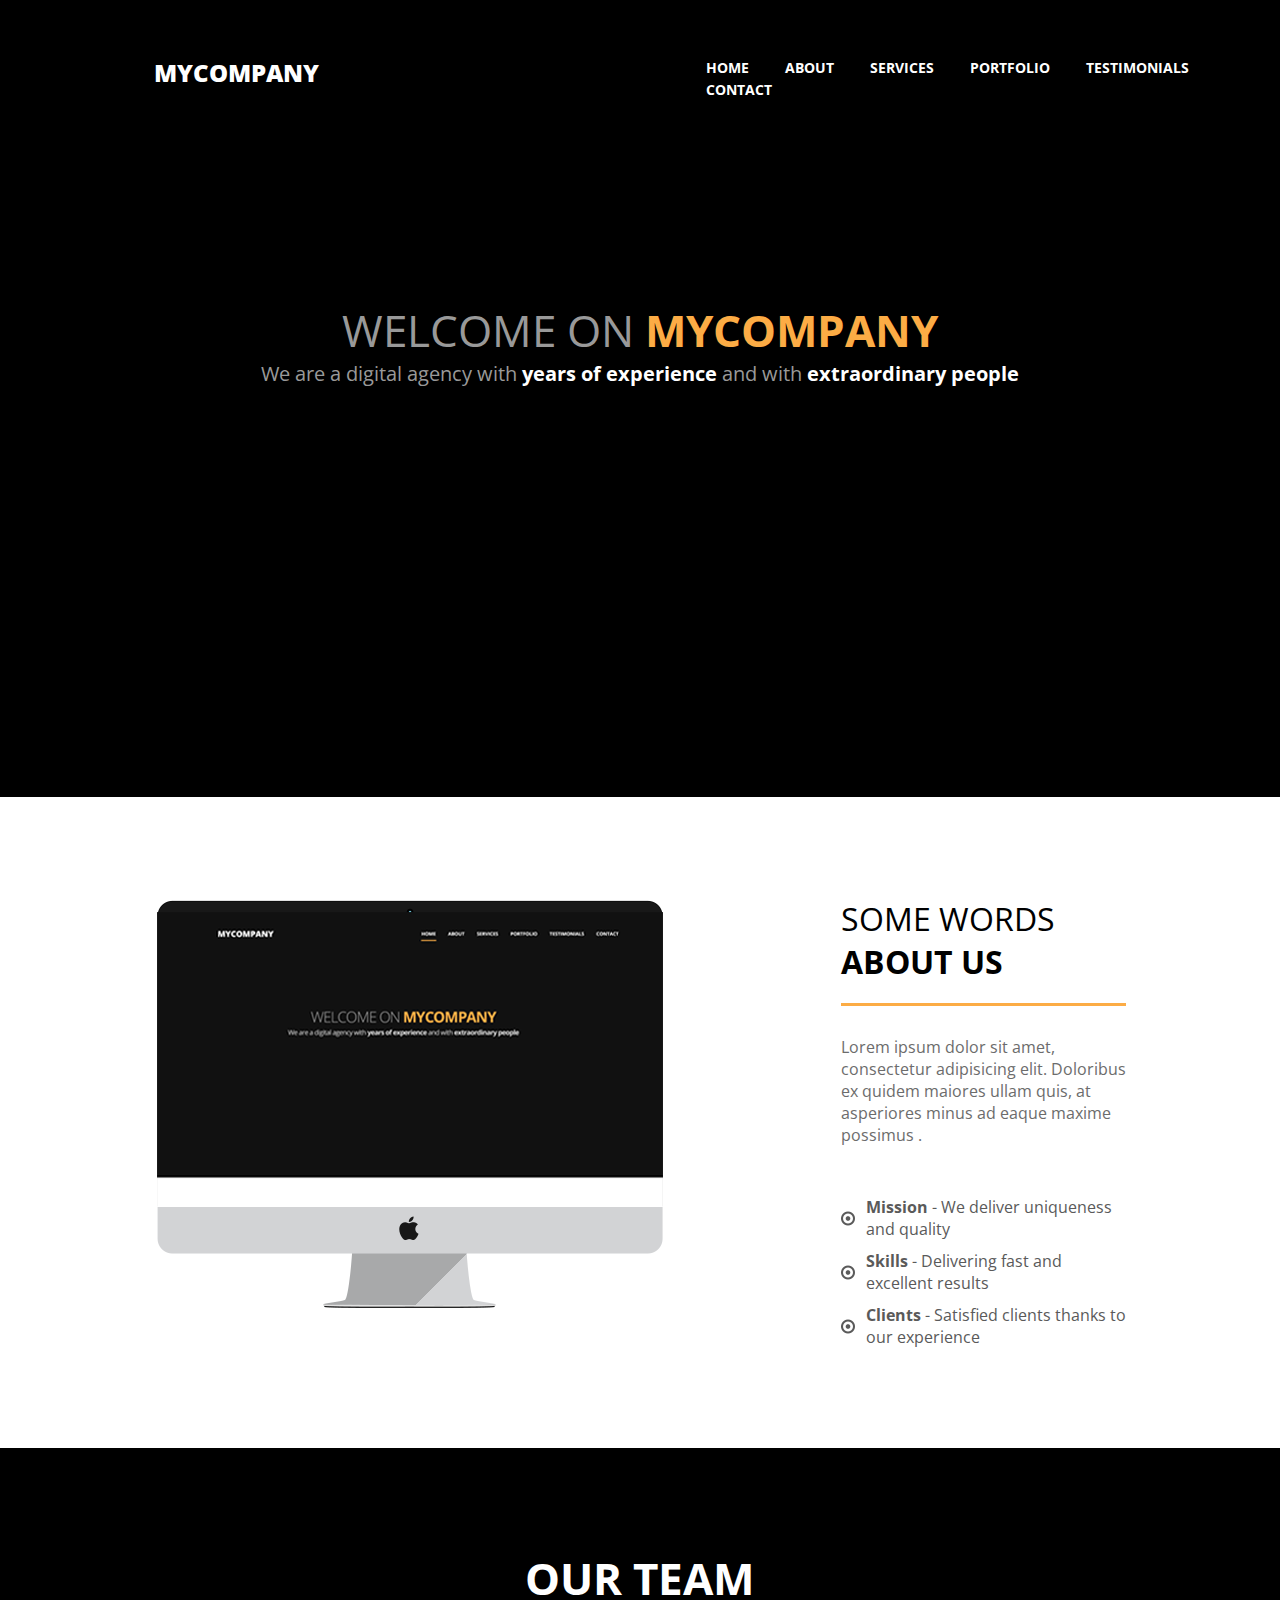
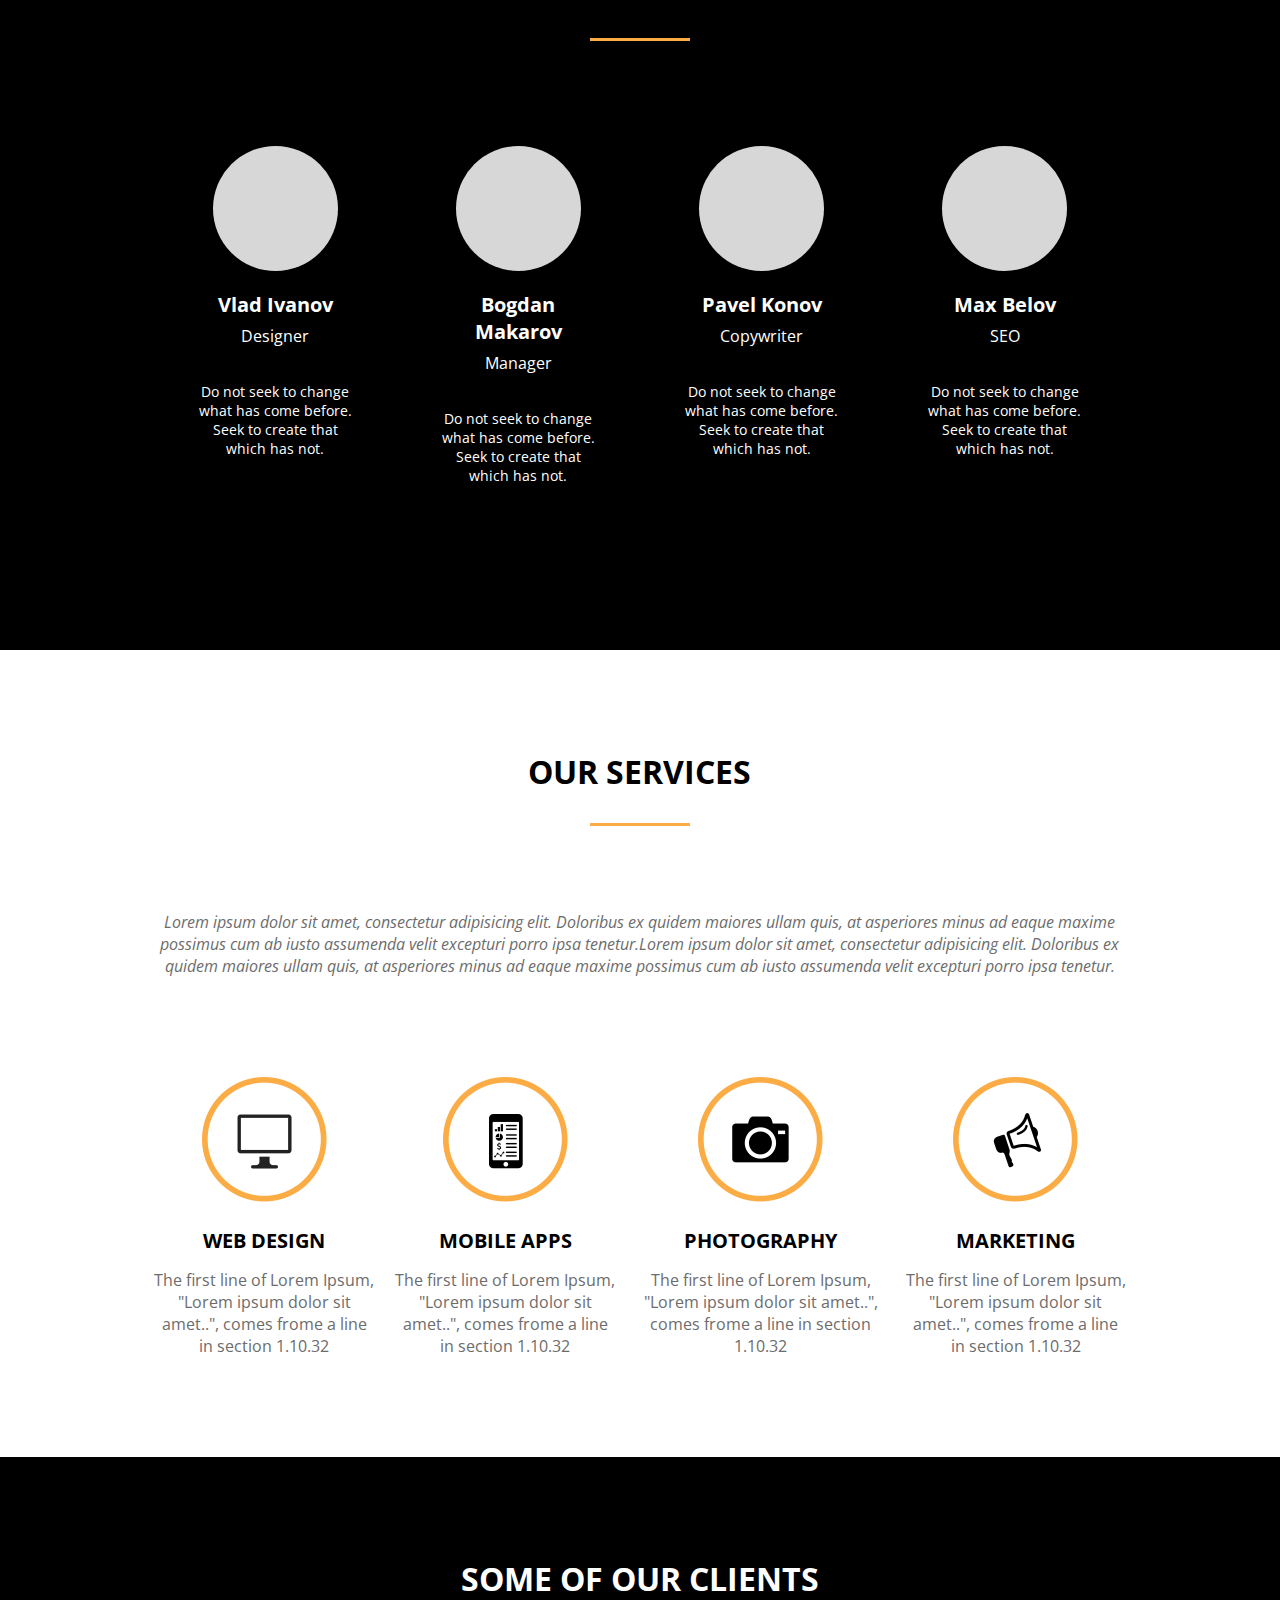
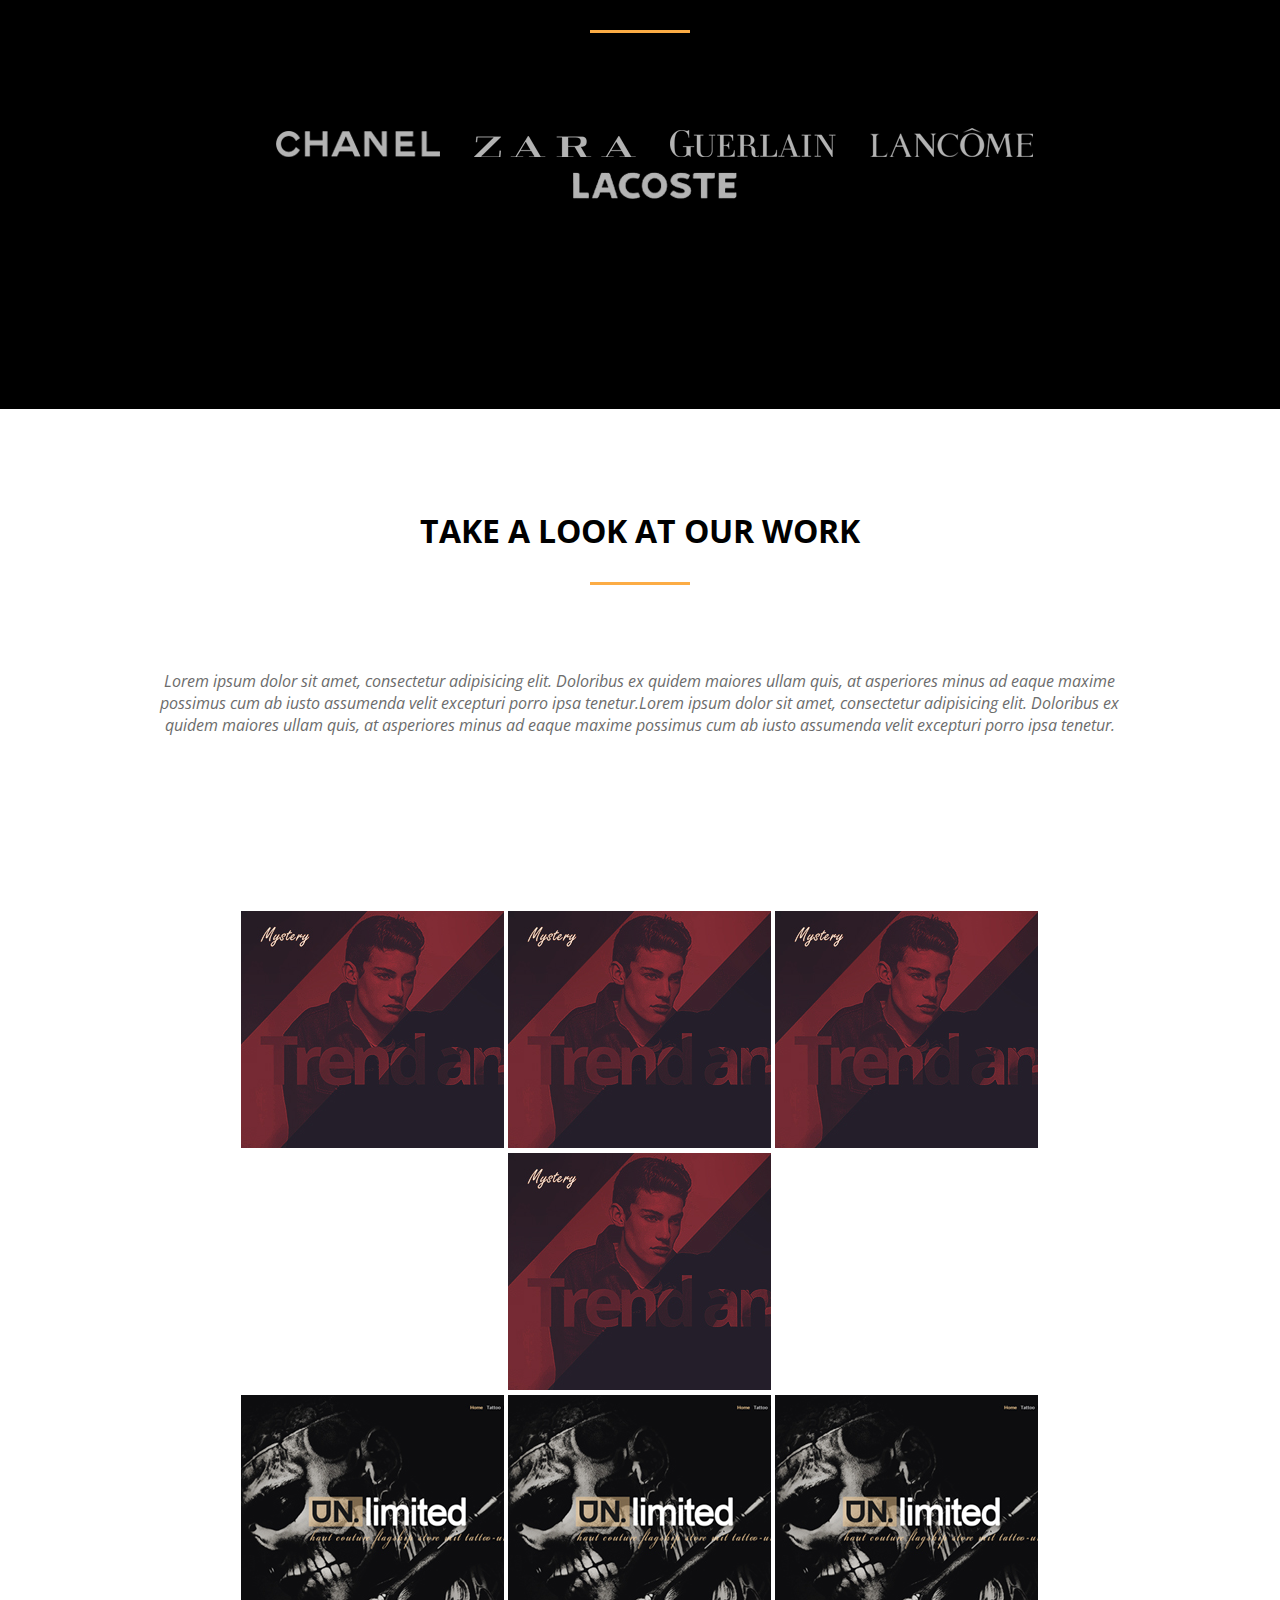
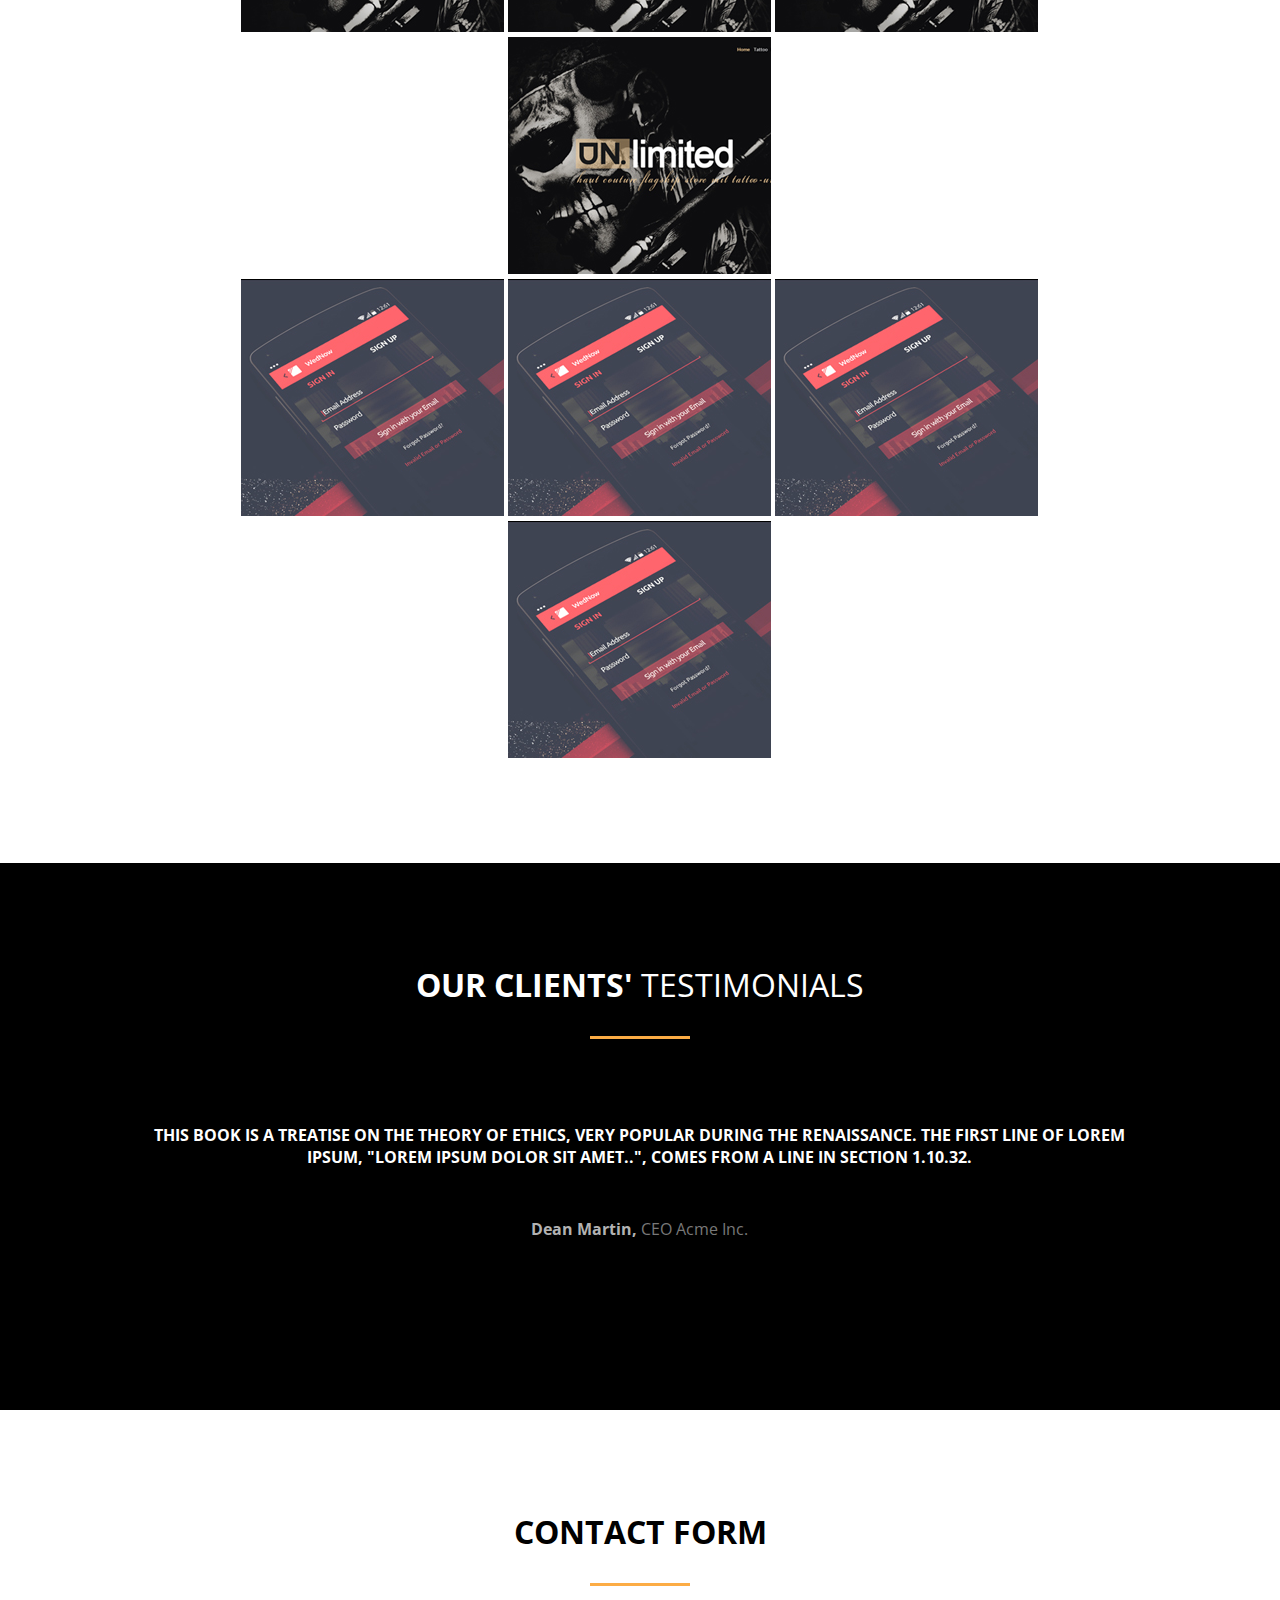
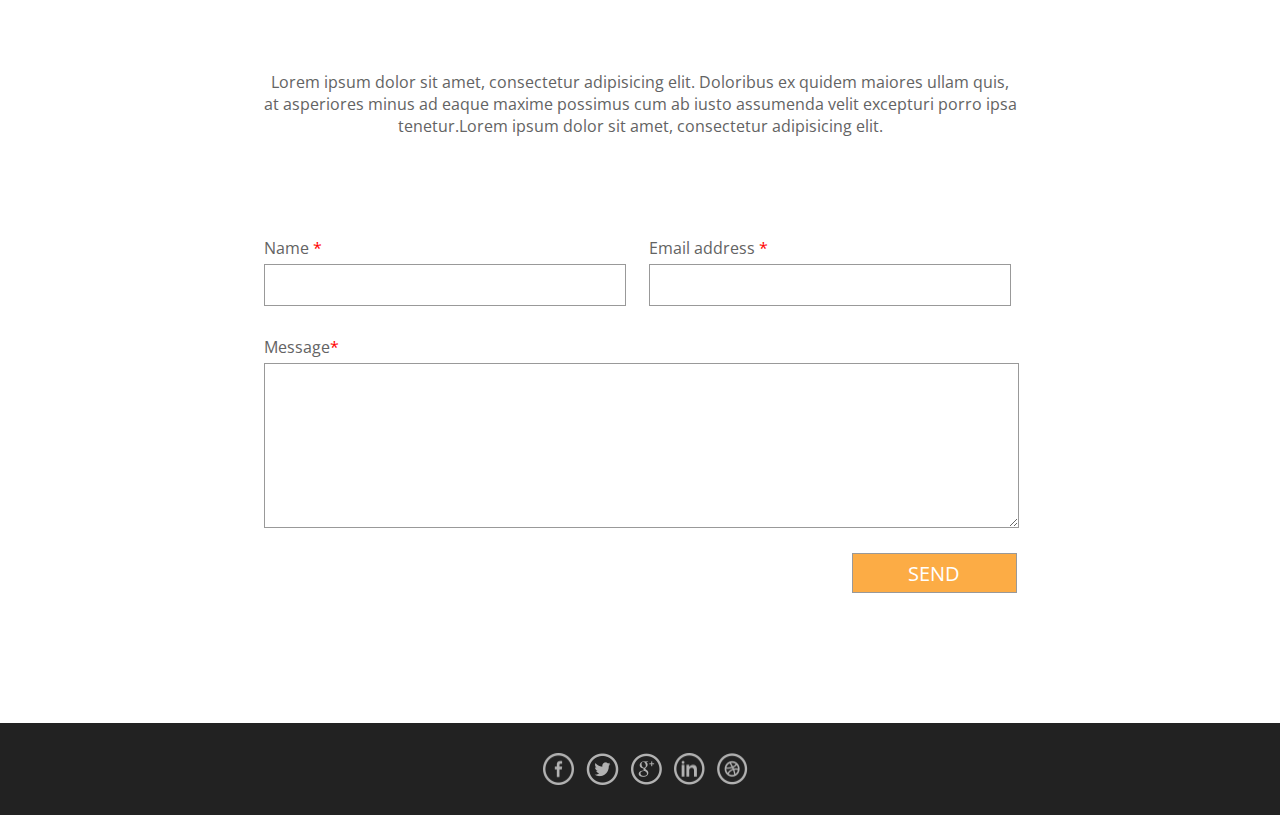
<file: JustTemplate/index.html>
<!DOCTYPE html>
<html>
<head>
	<title>My Company</title>
	<link rel="stylesheet" type="text/css" href="style.css">
	<link href="https://fonts.googleapis.com/css?family=Open+Sans" rel="stylesheet">

</head>
<body>
<header>
	<div class="header__logo">mycompany</div>
	<nav>
	<div class="topnav" id="myTopnav">
	<a href="#">HOME</a>
	<a href="#">ABOUT</a>
	<a href="#">SERVICES</a>
	<a href="#">PORTFOLIO</a>
	<a href="#">TESTIMONIALS</a>
	<a href="#">CONTACT</a>
	<a href="#" id="menu" class="icon">&#9776;</a>


		</div>
	</nav>
</header>
<main>
	<div class="main_welcome">
<h1 class="welcome_on">WELCOME ON <span class="mycompany">MYCOMPANY</h1>
<p>We are a digital agency with<span class="main_welcome2"> years of experience</span> and with <span class="main_welcome2">extraordinary people</p>

	</div>
<div class="wrapper">
	<div class="main_about">
		<div class="about_left">
<img class="mw-100" src="img/mac.png">			


		</div>
			<div class="about_right">
			<h1>SOME WORDS <span class="about_us">ABOUT US</h1>
			<p>Lorem ipsum dolor sit amet, consectetur adipisicing elit. Doloribus ex quidem maiores ullam quis, at asperiores minus ad eaque maxime possimus .</p>
<ul>
	<li><span class="Mission">Mission </span>- We deliver uniqueness and quality</li>
    <li><span class="Mission">Skills </span>- Delivering fast and excellent results</li>
    <li><span class="Mission">Clients </span>- Satisfied clients thanks to our experience</li>

</ul>
   </div>

	</div>
	


</div>

<div class="main_team">
	<div class="wrapper">
<h1>OUR TEAM</h1>
<div class="line">
	
</div>
<div class="team_cards">
	<div class="card">
		<div class="photo"></div>
		<h4 class="name">Vlad Ivanov</h4>
		<p class="position">Designer</p>
		<p class="about_position">Do not seek to change what has come before. Seek to create that which has not.</p>
	</div>
		<div class="card">
		<div class="photo"></div>
		<h4 class="name">Bogdan Makarov</h4>
		<p class="position">Manager</p>
		<p class="about_position">Do not seek to change what has come before. Seek to create that which has not.</p>
	</div>
		<div class="card">
		<div class="photo"></div>
		<h4 class="name">Pavel Konov</h4>
		<p class="position">Copywriter</p>
		<p class="about_position">Do not seek to change what has come before. Seek to create that which has not.</p>
	</div>
		<div class="card">
		<div class="photo"></div>
		<h4 class="name">Max Belov</h4>
		<p class="position">SEO</p>
		<p class="about_position">Do not seek to change what has come before. Seek to create that which has not.</p>
	</div>
</div>
</div>
</div>
<div class="main_services">

<div class="wrapper">
	<h1>OUR SERVICES</h1>
	<div class="line"></div>
	<p><i>Lorem ipsum dolor sit amet, consectetur adipisicing elit. Doloribus ex quidem maiores ullam quis, at asperiores minus ad eaque maxime possimus cum ab iusto assumenda velit excepturi porro ipsa tenetur.Lorem ipsum dolor sit amet, consectetur adipisicing elit. Doloribus ex quidem maiores ullam quis, at asperiores minus ad eaque maxime possimus cum ab iusto assumenda velit excepturi porro ipsa tenetur.</i></p>

<div class="services_cards">
	<div class="services_card">
		<img src="img/webdesign.png">
		<h4>WEB DESIGN</h4>
		<p>The first line of Lorem Ipsum, "Lorem ipsum dolor sit amet..", comes frome a line in section 1.10.32</p>
</div>
	<div class="services_card">
		<img src="img/mobileapps.png">
		<h4>MOBILE APPS</h4>
		<p>The first line of Lorem Ipsum, "Lorem ipsum dolor sit amet..", comes frome a line in section 1.10.32</p>
</div>
	<div class="services_card">
		<img src="img/photography.png">
		<h4>PHOTOGRAPHY</h4>
		<p>The first line of Lorem Ipsum, "Lorem ipsum dolor sit amet..", comes frome a line in section 1.10.32</p>
</div>
	<div class="services_card">
		<img src="img/marketing.png">
		<h4>MARKETING</h4>
		<p>The first line of Lorem Ipsum, "Lorem ipsum dolor sit amet..", comes frome a line in section 1.10.32</p>
</div>

</div>
</div>
</div>
  <div class="main_clients">
<div class="wrapper">
<h1>SOME OF OUR CLIENTS</h1>
<div class="line"></div>
<div class="clients">

    <img src="img/chanel.png">
	<img src="img/zara.png">
	<img src="img/gue.png">
	<img src="img/lancome.png">
	<img src="img/lacoste.png">

</div>
</div>



  </div>
 

<div class="wrapper">
<div class="main_work">

<h1>TAKE A LOOK AT OUR WORK</h1>
<div class="line"></div>
<p><i>Lorem ipsum dolor sit amet, consectetur adipisicing elit. Doloribus ex quidem maiores ullam quis, at asperiores minus ad eaque maxime possimus cum ab iusto assumenda velit excepturi porro ipsa tenetur.Lorem ipsum dolor sit amet, consectetur adipisicing elit. Doloribus ex quidem maiores ullam quis, at asperiores minus ad eaque maxime possimus cum ab iusto assumenda velit excepturi porro ipsa tenetur.</i></p>
<div class="gallery">
<div class="line1">
	<img src="img/gallery1.jpg">
	<img src="img/gallery1.jpg">
	<img src="img/gallery1.jpg">
	<img src="img/gallery1.jpg">
</div>
<div class="line2">
		<img src="img/gallery2.jpg">
		<img src="img/gallery2.jpg">
		<img src="img/gallery2.jpg">
		<img src="img/gallery2.jpg">
</div>
<div class="line3">
		<img src="img/gallery3.jpg">
		<img src="img/gallery3.jpg">
		<img src="img/gallery3.jpg">
		<img src="img/gallery3.jpg">
</div>
</div>
	</div>
</div>










 <div class="main_testimonials">
 	<div class="wrapper">
 	<h1><span class="ourclients"> OUR CLIENTS'</span> TESTIMONIALS</h1>
 	<div class="line"></div>
 	<p class="testimonial">This book is a treatise on the theory of ethics, very popular during the Renaissance. The first line of Lorem Ipsum, "Lorem ipsum dolor sit amet..", comes from a line in section 1.10.32.</p>
 	<p class="ceo_name"><span class="dean_martin">Dean Martin,</span> CEO Acme Inc.</p>

 </div>
</div>
<div class="contact_form">

	<div class="content_wrapper">
		<h1>CONTACT FORM</h1>
		<div class="line"></div>
	<p><span class="content_form" >Lorem ipsum dolor sit amet, consectetur adipisicing elit. Doloribus ex quidem maiores ullam quis, at asperiores minus ad eaque maxime possimus cum ab iusto assumenda velit excepturi porro ipsa tenetur.Lorem ipsum dolor sit amet, consectetur adipisicing elit. </span></p>
	<form action="#" name="newform" method="post">
		<div class="form_inputs">
			<p>Name <span class="red">*</span><input type="text"></p>
			
			<p>Email address <span class="red">*</span><input type="text"></p>
			
		</div>
		<p>Message<span class="red">*</span></p>
		<textarea name="text"></textarea>
			<div class="button_block">
			<input type="submit" value="SEND">

			 </div>


		
	</form>
	</div>
	
</section>
</main>
<footer>
	<div class="wrapper">
<div class="social"> 

<img src="img/facebook.png">
<img src="img/twitter.png">
<img src="img/google.png">
<img src="img/linkedin.png">
<img src="img/dribbble.png">

</div>
</div>

</footer>

<script type="text/javascript" src="script.js"></script>
</body>
</html>
</file>
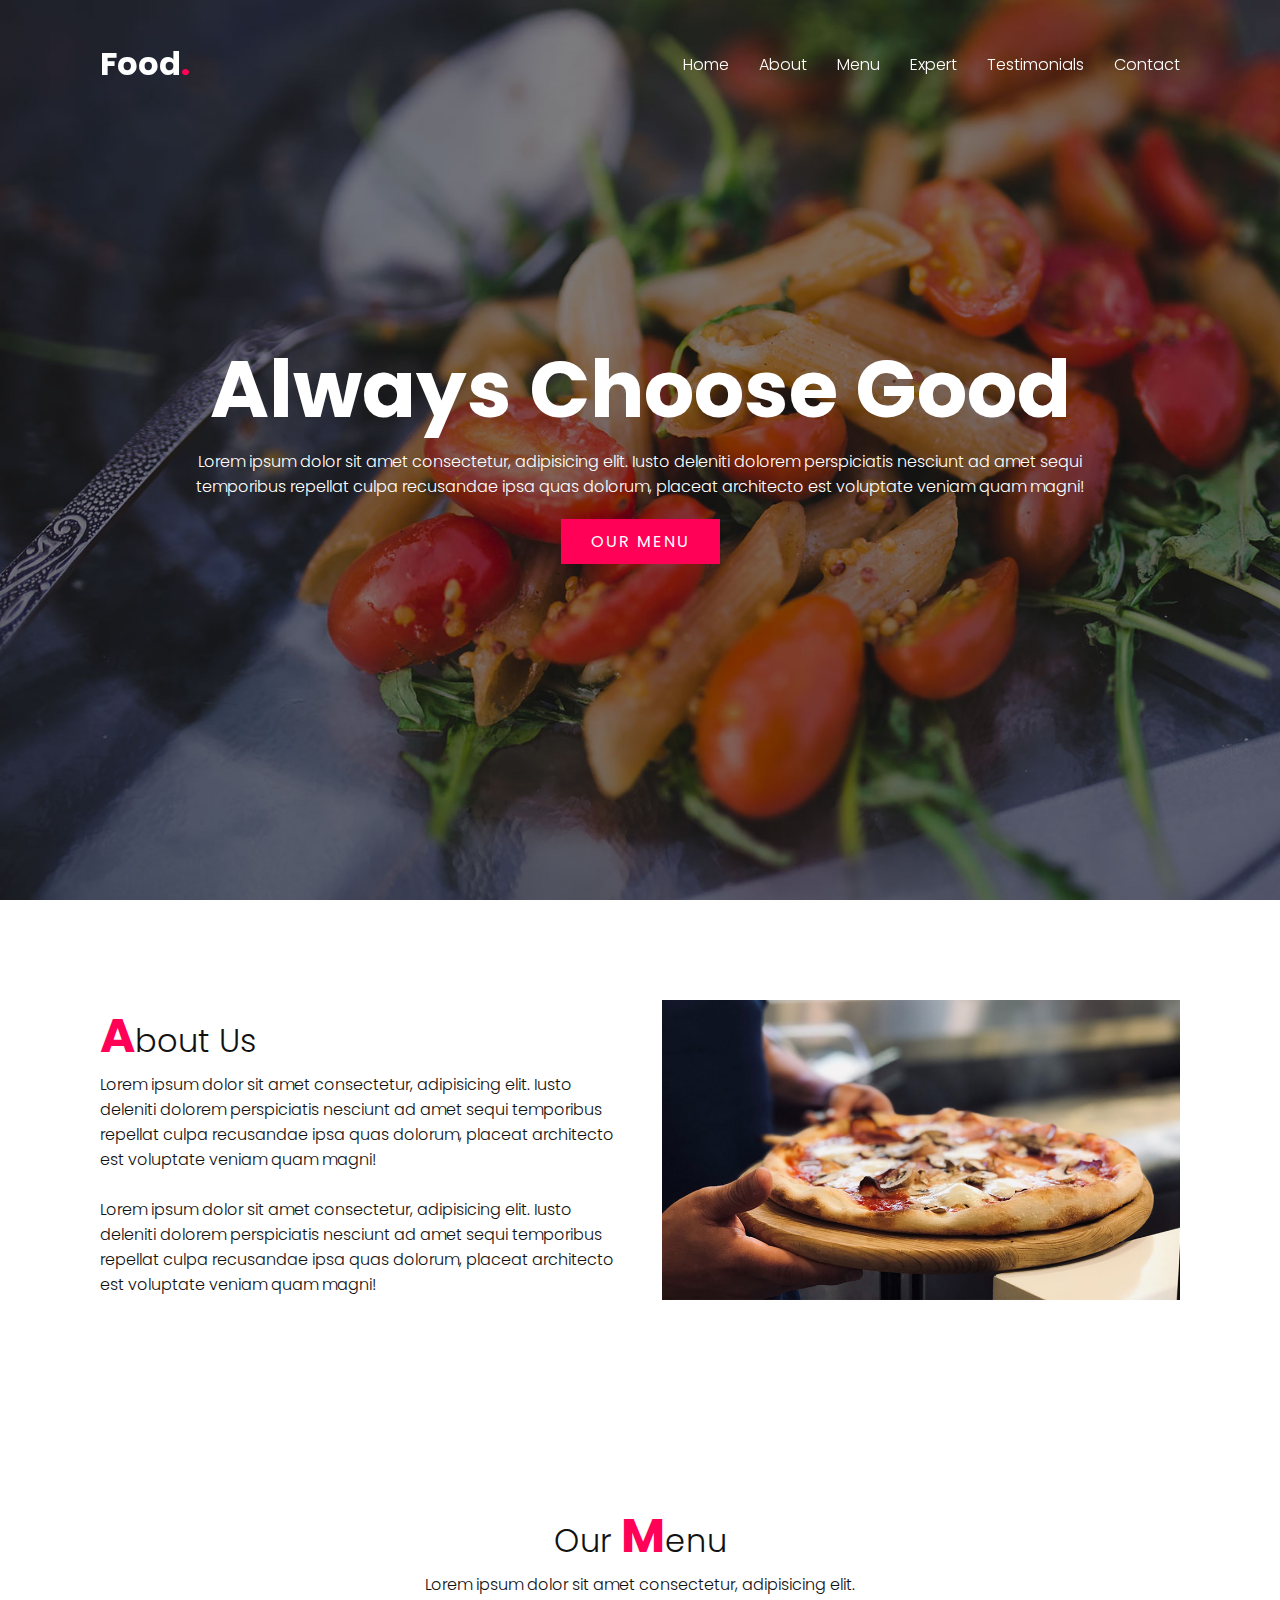
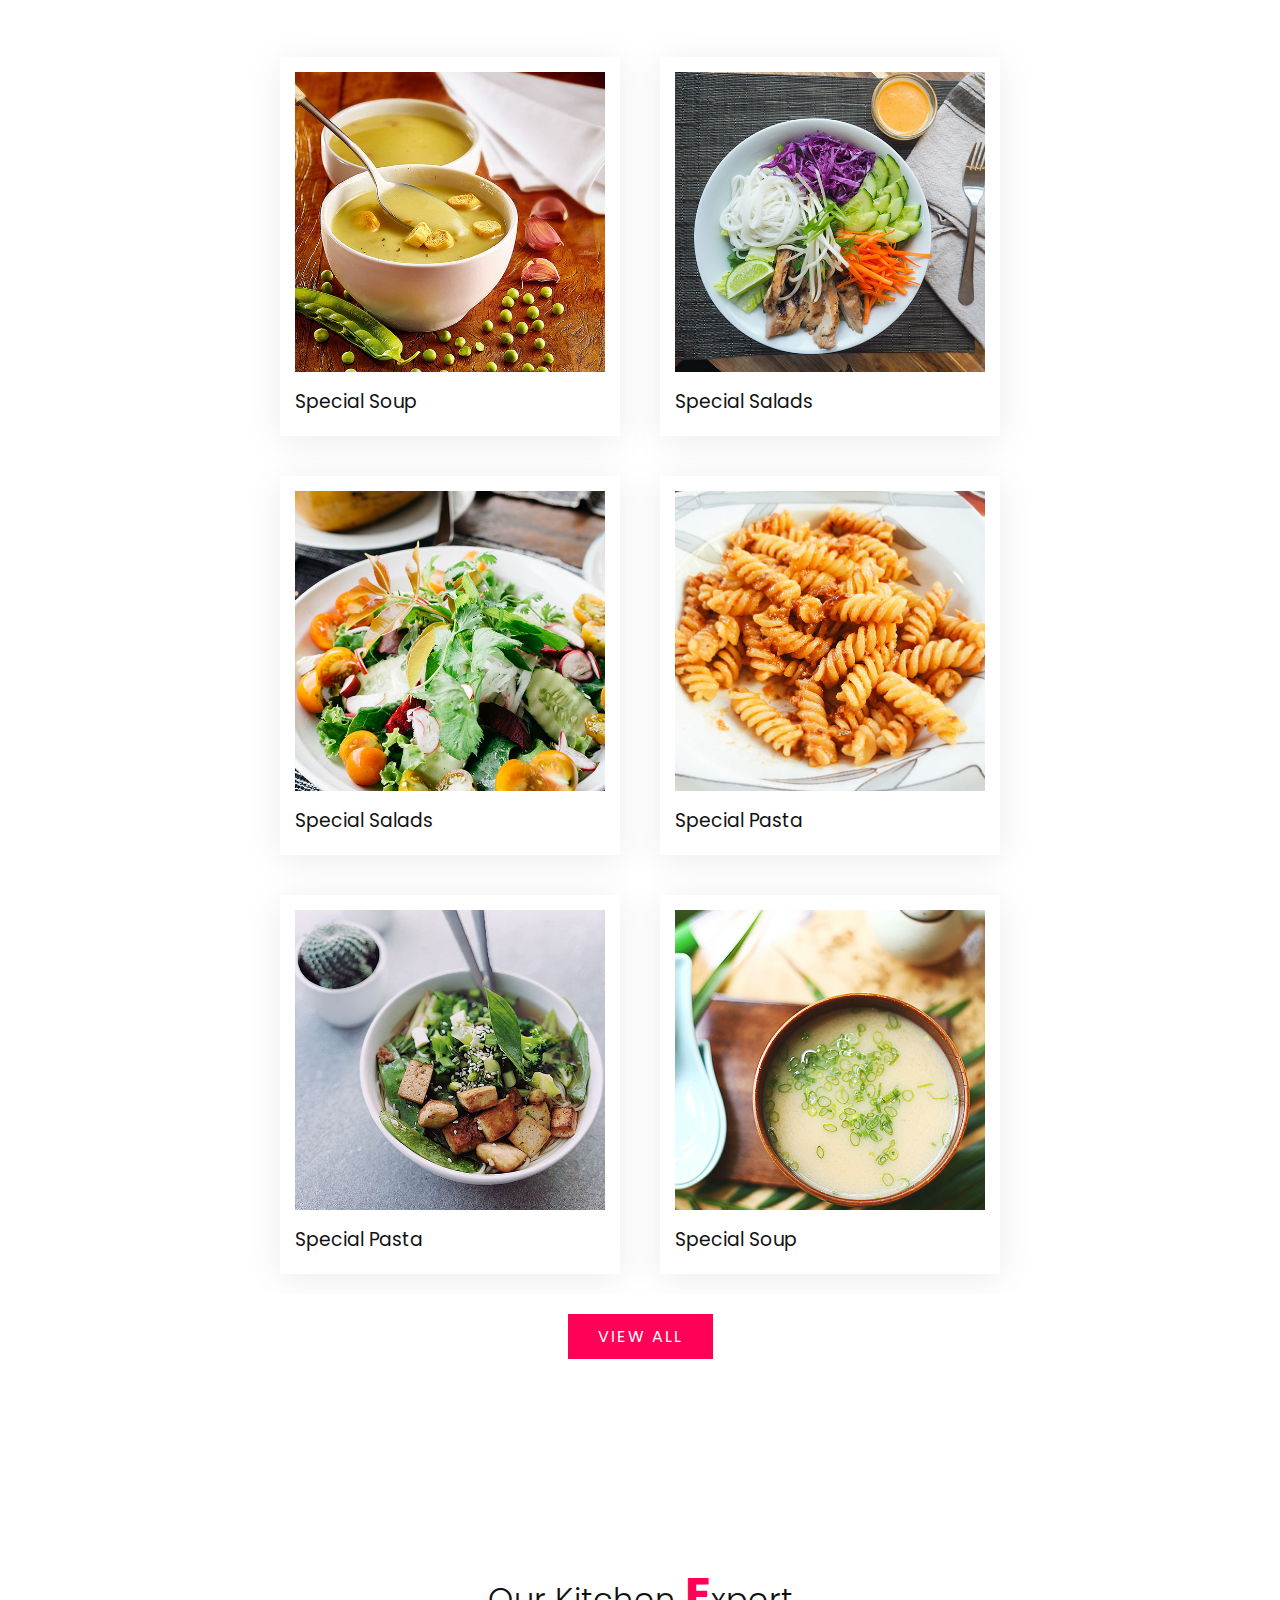
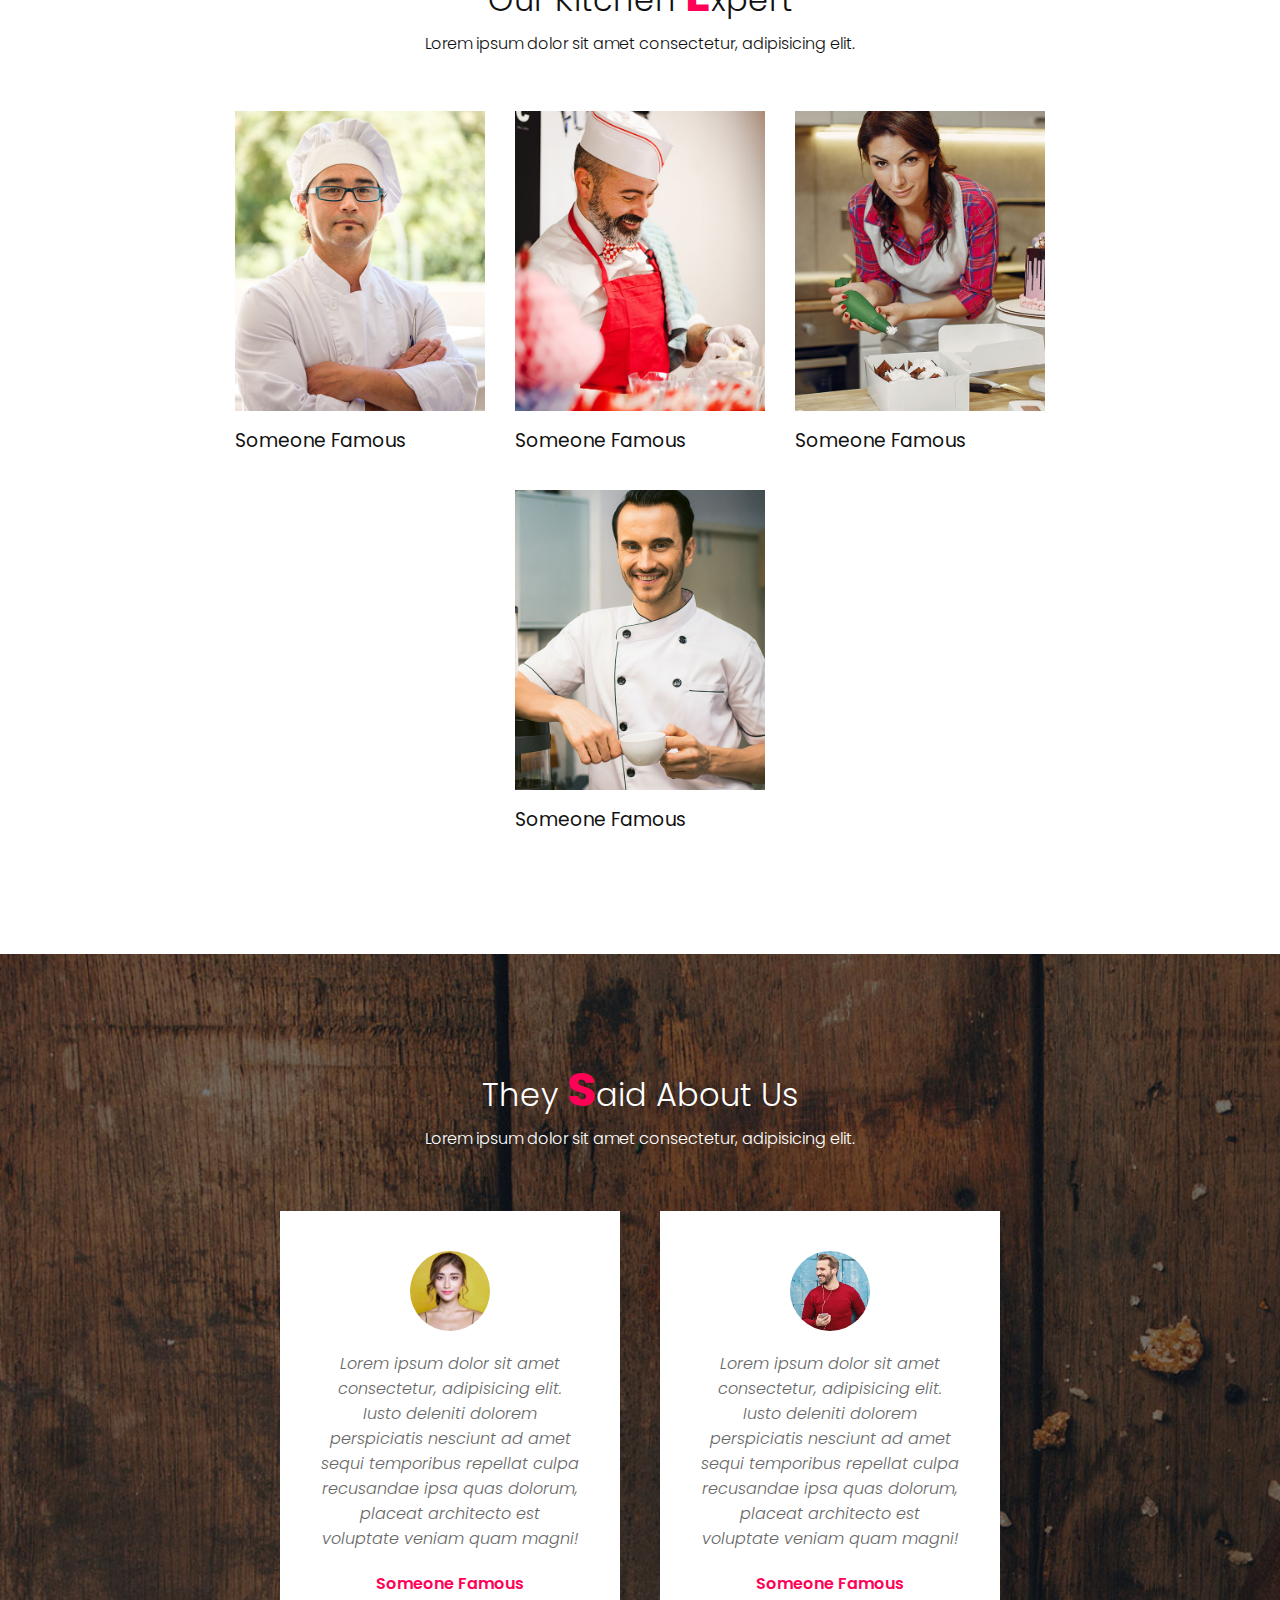
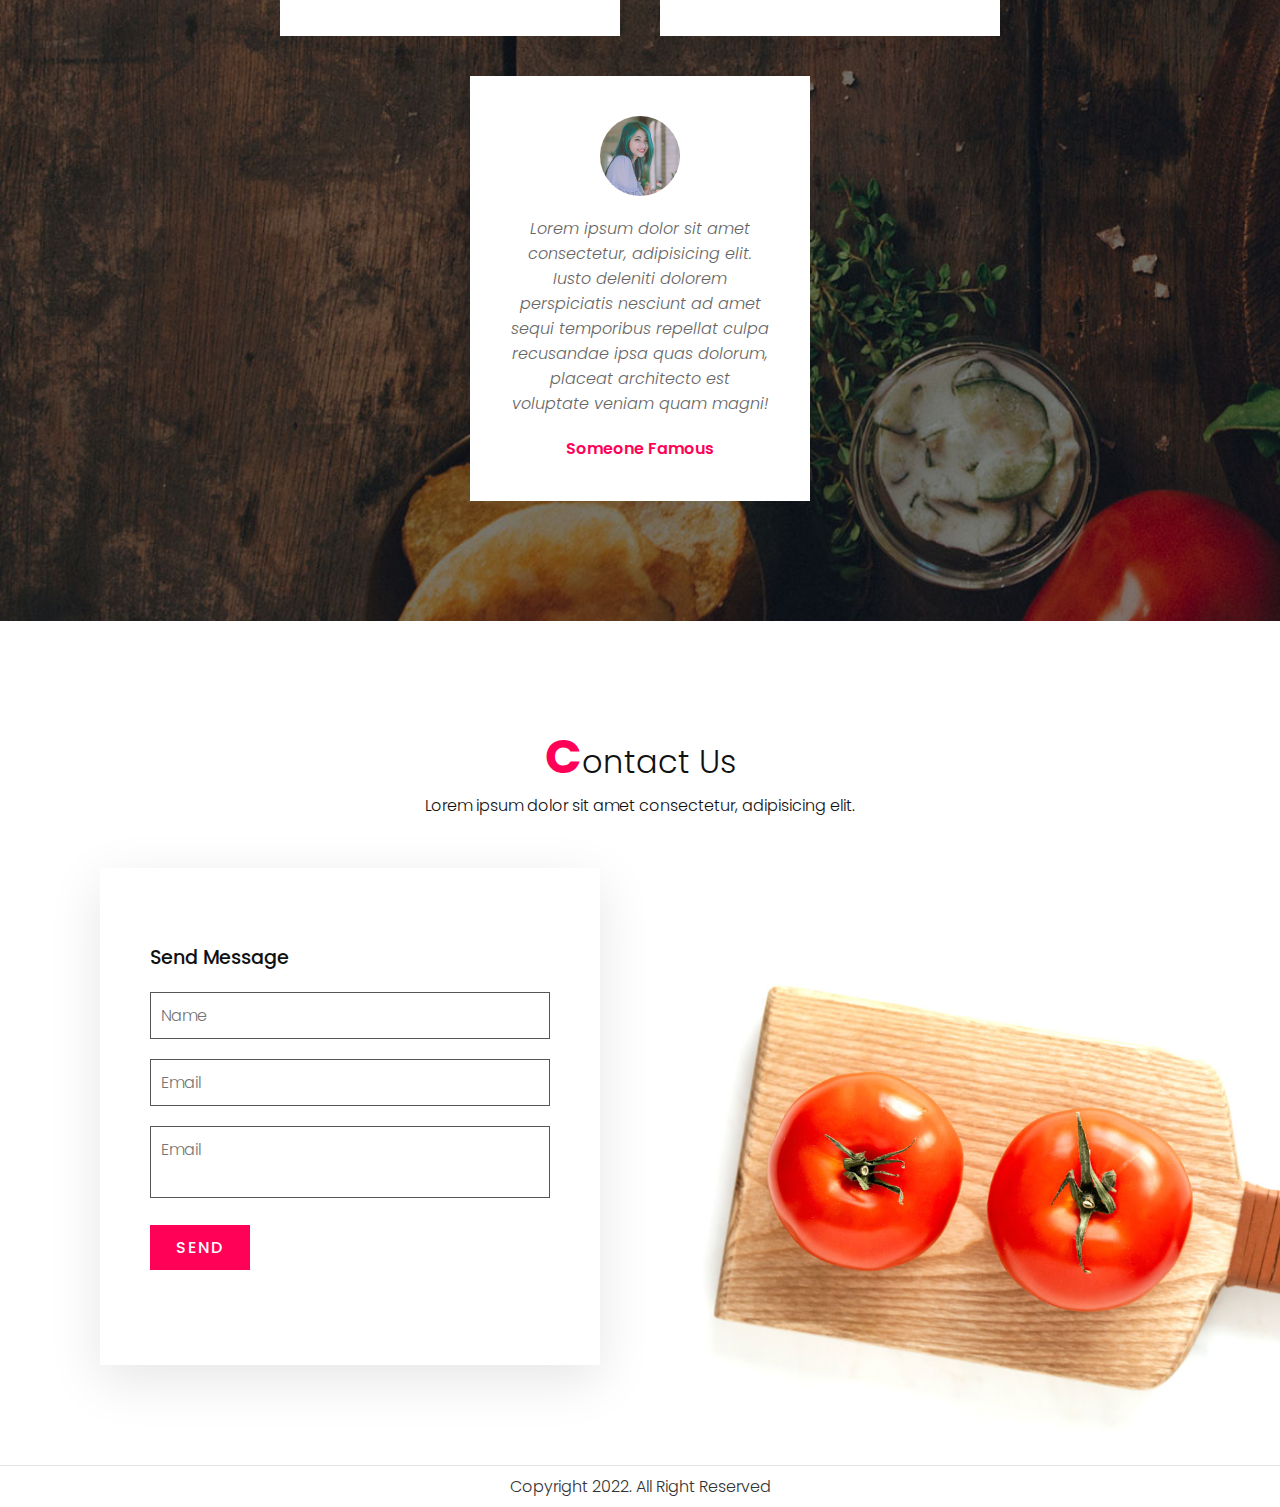
<file: responsive/index.html>
<!DOCTYPE html>
<html lang="en">
<head>
    <meta charset="UTF-8">
    <meta http-equiv="X-UA-Compatible" content="IE=edge">
    <meta name="viewport" content="width=device-width, initial-scale=1.0">
    <title>Responsive Website</title>
    <link rel="stylesheet" href="style.css">
</head>
<body>
    <header>
        <a href="#" class="logo">Food<span>.</span></a>
        <div class="menuToggle" onclick="toggleMenu();"></div>
        <ul class="navigation">
            <li><a href="#banner" onclick="toggleMenu();">Home</a></li>
            <li><a href="#about" onclick="toggleMenu();">About</a></li>
            <li><a href="#menu" onclick="toggleMenu();">Menu</a></li>
            <li><a href="#expert" onclick="toggleMenu();">Expert</a></li>
            <li><a href="#testimonials" onclick="toggleMenu();">Testimonials</a></li>
            <li><a href="#contact" onclick="toggleMenu();">Contact</a></li>
        </ul>
    </header>
    <section class="banner" id="banner">
        <div class="content">
            <h2>Always Choose Good</h2>
            <p>Lorem ipsum dolor sit amet consectetur, adipisicing elit. 
                Iusto deleniti dolorem perspiciatis nesciunt ad amet sequi temporibus repellat culpa recusandae ipsa quas dolorum,
                 placeat architecto est voluptate veniam quam magni!</p>
                 <a href="#" class="btn">Our Menu</a>
        </div>
    </section>

    <section class="about" id="about">
        <div class="row">
            <div class="col50">
                <h2 class="titleText"><span>A</span>bout Us</h2>
                <p>Lorem ipsum dolor sit amet consectetur, adipisicing elit. 
                    Iusto deleniti dolorem perspiciatis nesciunt ad amet sequi temporibus repellat culpa recusandae ipsa quas dolorum,
                     placeat architecto est voluptate veniam quam magni!<br><br>Lorem ipsum dolor sit amet consectetur, adipisicing elit. 
                     Iusto deleniti dolorem perspiciatis nesciunt ad amet sequi temporibus repellat culpa recusandae ipsa quas dolorum,
                      placeat architecto est voluptate veniam quam magni!</p>
            </div>
            <div class="col50">
                <div class="imgBx">
                    <img src="images/img1.jpg" alt="">
                </div>
            </div>
        </div>
    </section>
    <section class="menu" id="menu">
        <div class="title">
            <h2 class="titleText">Our <span>M</span>enu</h2>
            <p>Lorem ipsum dolor sit amet consectetur, adipisicing elit. </p>
        </div>
        <div class="content">
            <div class="box">
                <div class="imgBx">
                    <img src="images/menu1.jpg" alt="">
                </div>
                <div class="text">
                    <h3>Special Salads</h3>
                </div>
            </div>
            <div class="box">
                <div class="imgBx">
                    <img src="images/menu2.jpg" alt="">
                </div>
                <div class="text">
                    <h3>Special Soup</h3>
                </div>
            </div>
            <div class="box">
                <div class="imgBx">
                    <img src="images/menu3.jpg" alt="">
                </div>
                <div class="text">
                    <h3>Special Pasta</h3>
                </div>
            </div>
            <div class="box">
                <div class="imgBx">
                    <img src="images/menu4.jpg" alt="">
                </div>
                <div class="text">
                    <h3>Special Salads</h3>
                </div>
            </div>
            <div class="box">
                <div class="imgBx">
                    <img src="images/menu5.jpg" alt="">
                </div>
                <div class="text">
                    <h3>Special Soup</h3>
                </div>
            </div>
            <div class="box">
                <div class="imgBx">
                    <img src="images/menu6.jpg" alt="">
                </div>
                <div class="text">
                    <h3>Special Pasta</h3>
                </div>
            </div>
        </div>
        <div class="title">
            <a href="#" class="btn">View All</a>
        </div>
    </section>

    <section class="expert" id="expert">
        <div class="title">
            <h2 class="titleText">Our Kitchen <span>E</span>xpert</h2>
            <p>Lorem ipsum dolor sit amet consectetur, adipisicing elit. </p>
        </div>
        <div class="content">
            <div class="box">
                <div class="imgBx">
                    <img src="images/expert1.jpg" alt="">
                </div>
                <div class="text">
                    <h3>Someone Famous</h3>
                </div>
            </div>
            <div class="box">
                <div class="imgBx">
                    <img src="images/expert2.jpg" alt="">
                </div>
                <div class="text">
                    <h3>Someone Famous</h3>
                </div>
            </div>
            <div class="box">
                <div class="imgBx">
                    <img src="images/expert3.jpg" alt="">
                </div>
                <div class="text">
                    <h3>Someone Famous</h3>
                </div>
            </div>
            <div class="box">
                <div class="imgBx">
                    <img src="images/expert4.jpg" alt="">
                </div>
                <div class="text">
                    <h3>Someone Famous</h3>
                </div>
            </div>
        </div>
    </section>

    <section class="testimonials" id="testimonials">
        <div class="title white">
            <h2 class="titleText">They <span>S</span>aid About Us</h2>
            <p>Lorem ipsum dolor sit amet consectetur, adipisicing elit. </p>
        </div>
        <div class="content">
            <div class="box">
                <div class="imgBx">
                    <img src="images/testi1.jpg" alt="">
                </div>
                <div class="text">
                    <p>Lorem ipsum dolor sit amet consectetur, adipisicing elit. 
                        Iusto deleniti dolorem perspiciatis nesciunt ad amet sequi temporibus repellat culpa recusandae ipsa quas dolorum,
                         placeat architecto est voluptate veniam quam magni!</p>
                         <h3>Someone Famous</h3>
                </div>
            </div>
            <div class="box">
                <div class="imgBx">
                    <img src="images/testi2.jpg" alt="">
                </div>
                <div class="text">
                    <p>Lorem ipsum dolor sit amet consectetur, adipisicing elit. 
                        Iusto deleniti dolorem perspiciatis nesciunt ad amet sequi temporibus repellat culpa recusandae ipsa quas dolorum,
                         placeat architecto est voluptate veniam quam magni!</p>
                         <h3>Someone Famous</h3>
                </div>
            </div>
            <div class="box">
                <div class="imgBx">
                    <img src="images/testi3.jpg" alt="">
                </div>
                <div class="text">
                    <p>Lorem ipsum dolor sit amet consectetur, adipisicing elit. 
                        Iusto deleniti dolorem perspiciatis nesciunt ad amet sequi temporibus repellat culpa recusandae ipsa quas dolorum,
                         placeat architecto est voluptate veniam quam magni!</p>
                         <h3>Someone Famous</h3>
                </div>
            </div>
        </div>
    </section>

    <section class="contact" id="contact">
        <div class="title">
            <h2 class="titleText"><span>C</span>ontact Us</h2>
            <p>Lorem ipsum dolor sit amet consectetur, adipisicing elit. </p>
        </div>
        <div class="contactForm">
            <h3>Send Message</h3>
            <div class="inputBox">
                <input type="text" placeholder="Name">
            </div>
            <div class="inputBox">
                <input type="text" placeholder="Email">
            </div>
            <div class="inputBox">
                <textarea placeholder="Email"></textarea>
            </div>
            <div class="inputBox">
                <input type="submit" value="Send">
            </div>
        </div>
    </section>

    <div class="copyrightText">
        <p>Copyright 2022. All Right Reserved</p>
    </div>

    <script type="text/javascript">
        window.addEventListener('scroll', function(){
            const header = document.querySelector('header');
            header.classList.toggle("sticky", window.scrollY > 0)
        })

        function toggleMenu(){
            const menuToggle = document.querySelector('.menuToggle');
            const navigation = document.querySelector('.navigation');
            menuToggle.classList.toggle('active');
            navigation.classList.toggle('active');
        }
    </script>
</body>
</html>
</file>
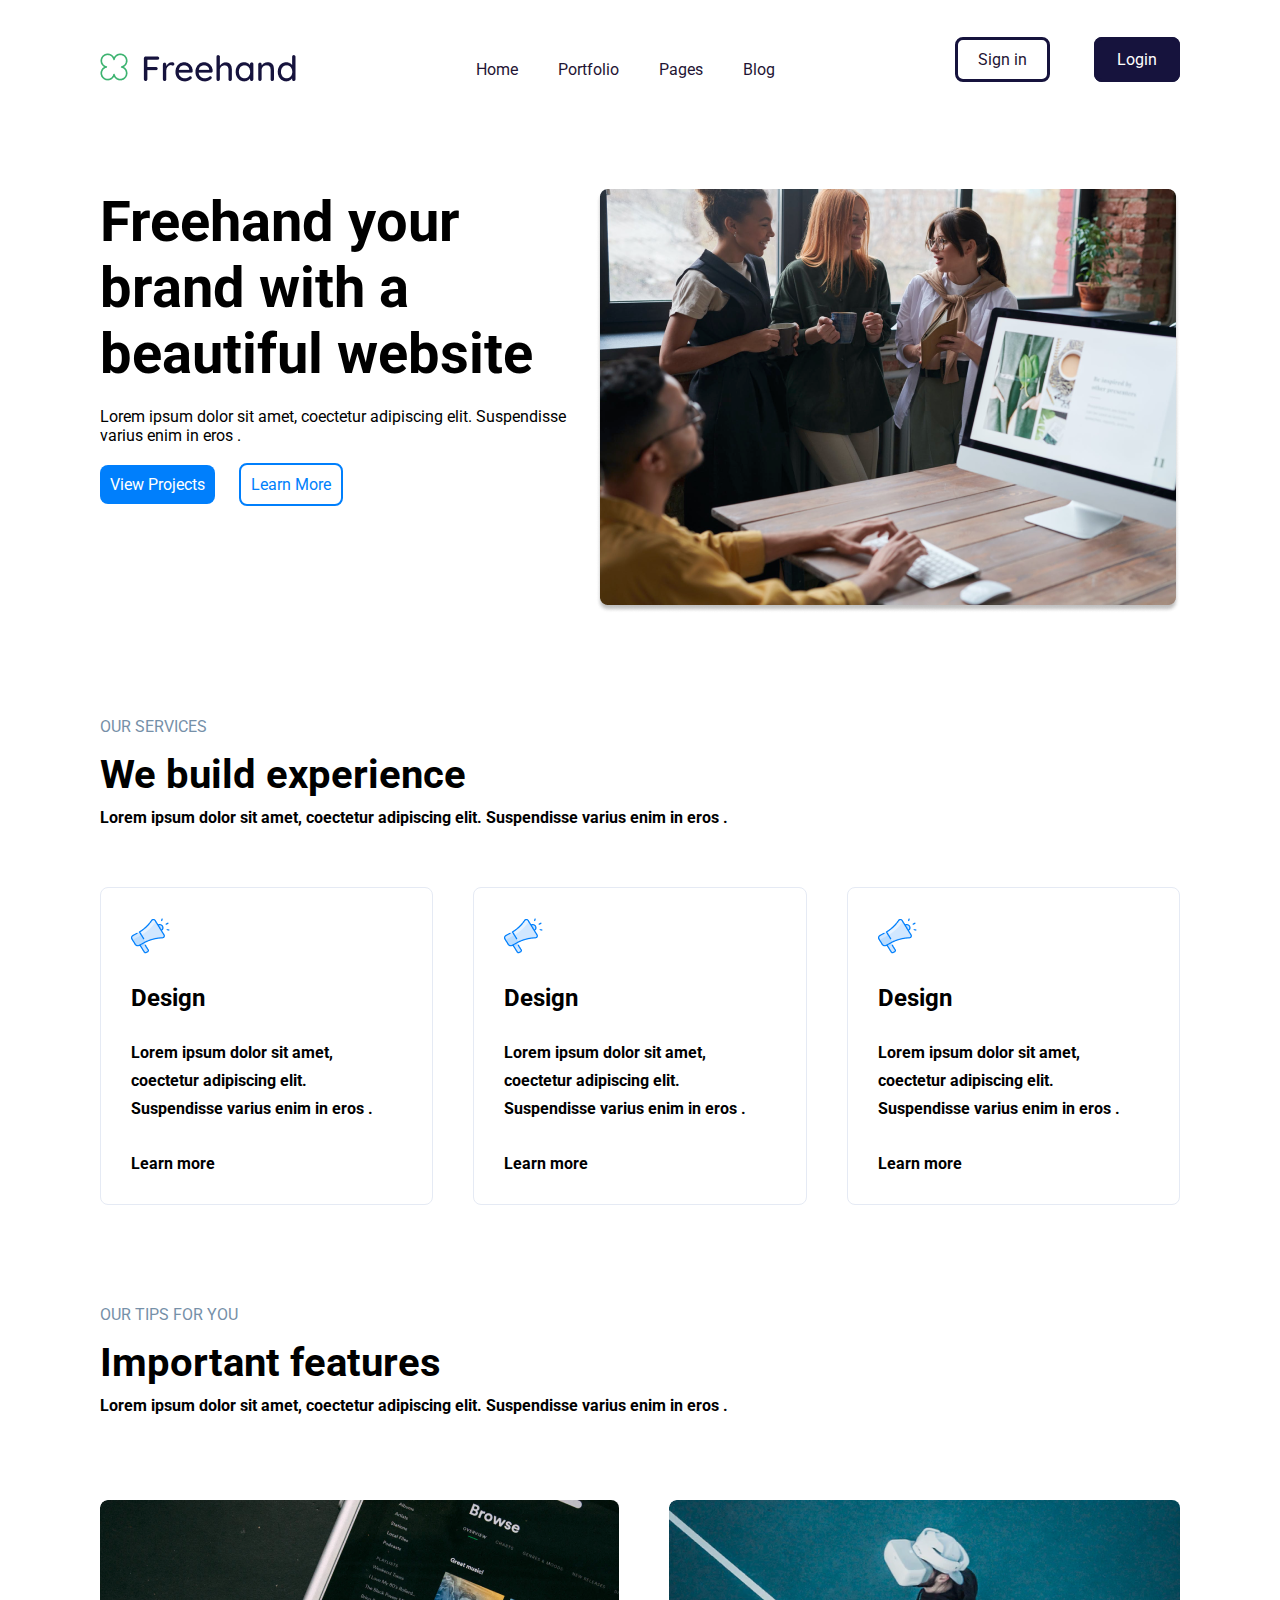
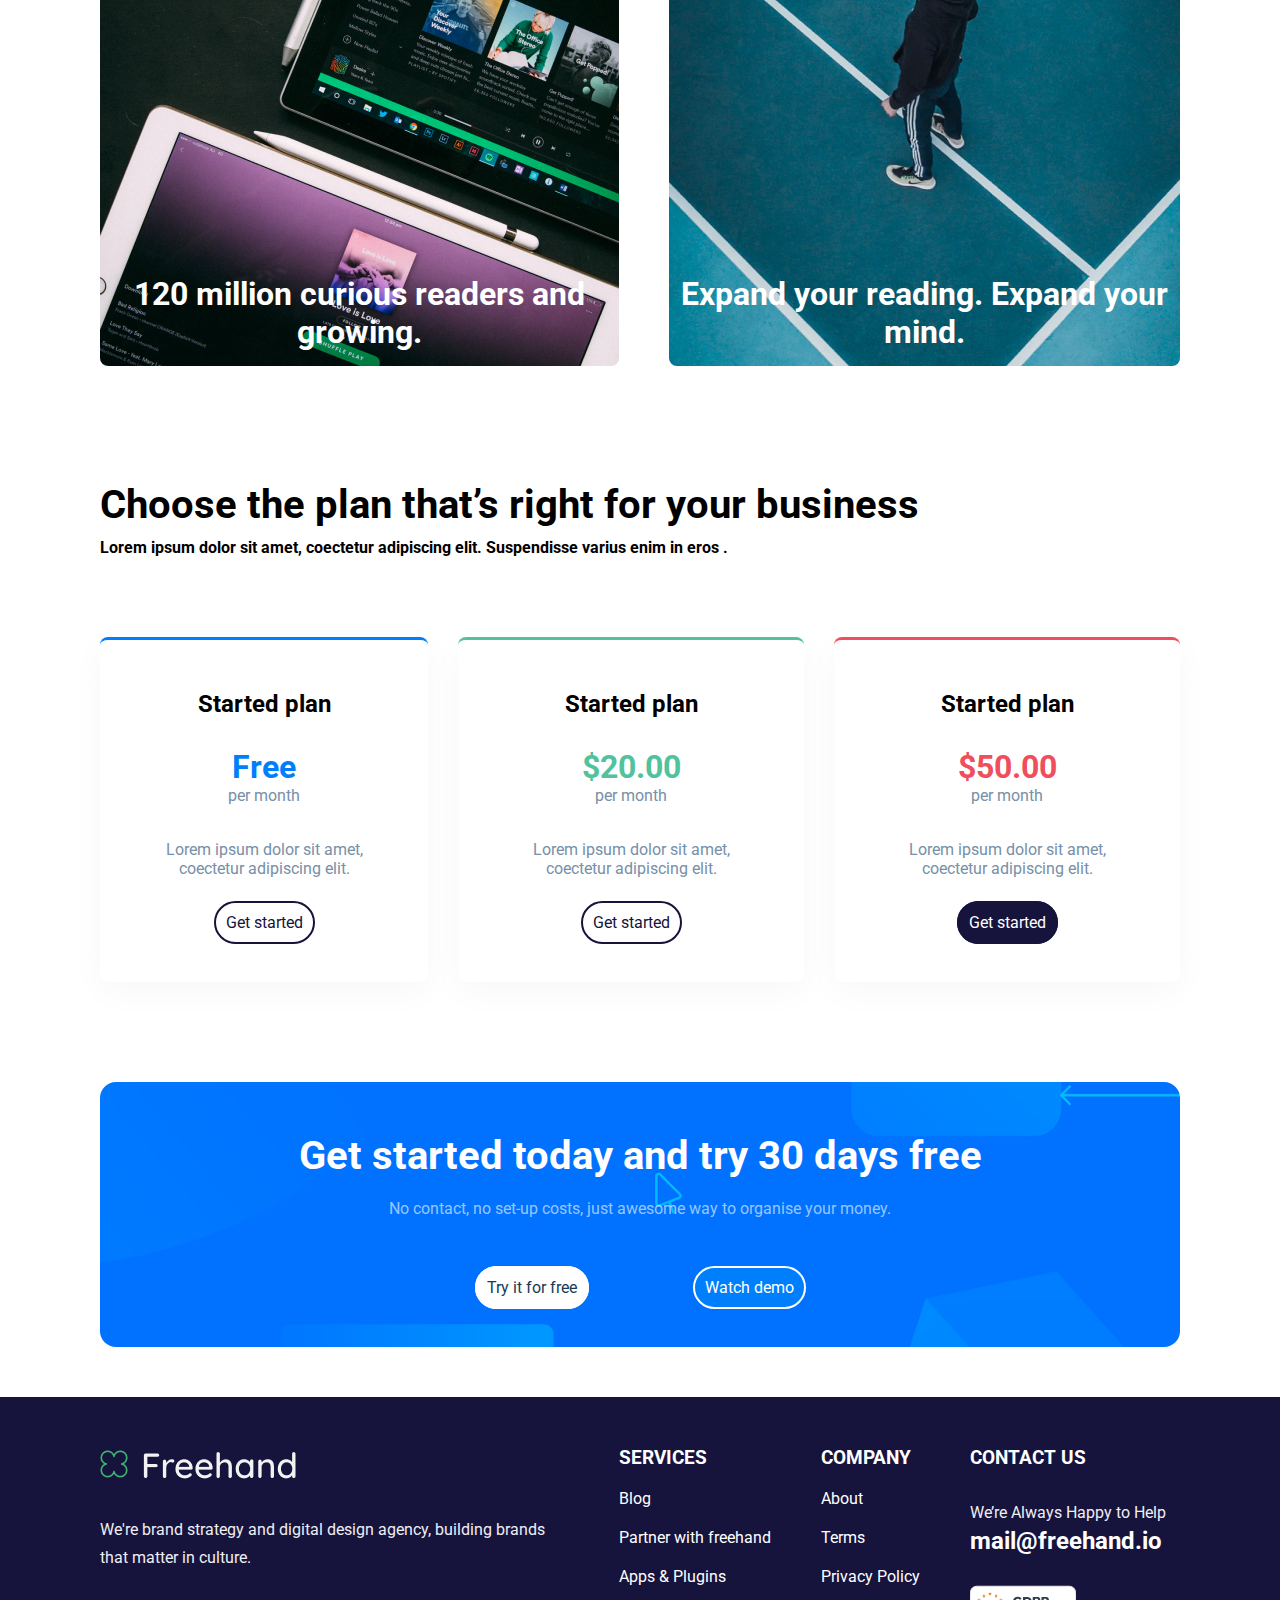
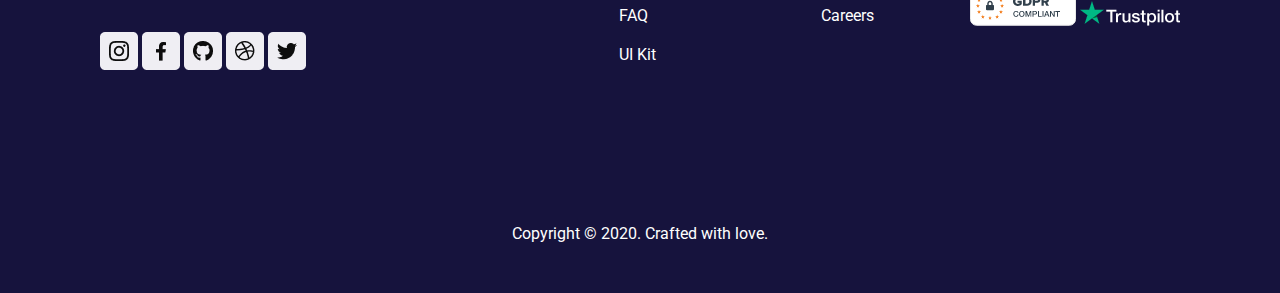
<file: Макет 7/index.html>
<!DOCTYPE html>
<head>
    <link rel="stylesheet" href="style.css">
    <link href="https://fonts.googleapis.com/css2?family=Roboto&display=swap" rel="stylesheet">
</head>
<body>
    <header>
        <nav class="navbar">
            <ul class="nav-wrapper">
                <div class="nav-logo">
                    <img src="img/logo.png">
                </div>
                <div class="nav-links" id="links">
                    <li><a href="#">Home</a></li>
                    <li><a href="#">Portfolio</a></li>
                    <li><a href="#">Pages</a></li>
                    <li><a href="#">Blog</a></li>
                    <li><a href="#" id="menu" class="icon">&#9776;</a></li>
                    <div class="responsive-buttons">
                        <a href="#" id="signbutton">Sign in</a>
                        <a href="#" id="loginbutton">Login</a>
                    </div>

                </div>
                <div class="nav-buttons">
                    <a href="#" id="signbutton">Sign in</a>
                    <a href="#" id="loginbutton">Login</a>
                </div>
            </ul>
        </nav>
    </header>
    <div class="main_block">
        <div class="main_block_left">
            <h1>Freehand your brand with a beautiful website</h1>
            <p>Lorem ipsum dolor sit amet, coectetur adipiscing elit. Suspendisse varius enim in eros .</p>
            <div class="main_block_left_buttons">
                <a href="#" id="viewprojects">View Projects</a>
                <a href="#" id="learnmore">Learn More</a>
            </div>
        </div>
        <div class="main_block_right">
            <img src="img/mainblockimg.png">
        </div>
    </div>
    <div class="services_block">
        <div class="services_block_header">
            <p>our services</p>
            <h1>We build experience</h1>
            <h4>Lorem ipsum dolor sit amet, coectetur adipiscing elit. Suspendisse varius enim in eros .</h4>
        </div>
        <div class="services_block_cards">
            <div class="card" style="margin-left: 0;">
                <img src="img/cardimg1.png">
                <h3>Design</h3>
                <h4>Lorem ipsum dolor sit amet, coectetur adipiscing elit. Suspendisse varius enim in eros .</h4>
                <h3 class="learnmorelink">Learn more</h3>
            </div>
            <div class="card">
                <img src="img/cardimg1.png">
                <h3>Design</h3>
                <h4>Lorem ipsum dolor sit amet, coectetur adipiscing elit. Suspendisse varius enim in eros .</h4>
                <h3 class="learnmorelink">Learn more</h3>
            </div>
            <div class="card">
                <img src="img/cardimg1.png">
                <h3>Design</h3>
                <h4>Lorem ipsum dolor sit amet, coectetur adipiscing elit. Suspendisse varius enim in eros .</h4>
                <h3 class="learnmorelink">Learn more</h3>
            </div>
        </div>
    </div>
    <div class="features_block">
        <div class="features_block_header">
            <p>OUR TIPS FOR YOU</p>
            <h1>Important features</h1>
            <h4>Lorem ipsum dolor sit amet, coectetur adipiscing elit. Suspendisse varius enim in eros .</h4>
        </div>
        <div class="features_cards">
            <div class="feature_card" id="fcard2">
                <h1>120 million curious readers and growing.</h1>
            </div>
            <div class="feature_card" id="fcard1">
                <h1>Expand your reading. Expand your mind.</h1>
            </div>
        </div>
    </div>
    <div class="plans_block">
        <div class="plans_block_header">
            <h1>Choose the plan that’s right for your business</h1>
            <h4>Lorem ipsum dolor sit amet, coectetur adipiscing elit. Suspendisse varius enim in eros .</h4>
        </div>
        <div class="plans_cards">
            <div class="plan_card" style="border-top: 3px #007FFC solid; margin-left: 0;">
                <h2>Started plan</h2>
                <h1 style="color: #007FFC;">Free</h1>
                <p>per month</p>
                <p style="margin-top: 35px; padding-bottom: 35px;">Lorem ipsum dolor sit amet, coectetur adipiscing elit. </p>
                <a href="#" style="color: #16133D; text-decoration: none; padding: 10px; border: 2px #16133D solid; border-radius: 25px;">Get started</a>
            </div>
            <div class="plan_card" style="border-top: 3px #52C29D solid;">
                <h2>Started plan</h2>
                <h1 style="color: #52C29D;">$20.00</h1>
                <p>per month</p>
                <p style="margin-top: 35px; padding-bottom: 35px;">Lorem ipsum dolor sit amet, coectetur adipiscing elit. </p>
                <a href="#" style="color: #16133D; text-decoration: none; padding: 10px; border: 2px #16133D solid; border-radius: 25px;">Get started</a>
            </div>
            <div class="plan_card" style="border-top: 3px #F04D5D solid;">
                <h2>Started plan</h2>
                <h1 style="color: #F04D5D;">$50.00</h1>
                <p>per month</p>
                <p style="margin-top: 35px; padding-bottom: 35px;">Lorem ipsum dolor sit amet, coectetur adipiscing elit. </p>
                <a href="#" style="color: #fff; text-decoration: none; padding: 10px; border: 2px #16133D solid; border-radius: 25px; background-color: #16133D;">Get started</a>
            </div>
            
        </div>
    </div>
    <div class="get_started_block">
        <div class="gscard">
            <h1>Get started today and try 30 days free</h1>
            <p>No contact, no set-up costs, just awesome way to organise your money.</p>
            <div class="gscard_links">
                <a href="#" style="color: #183B56; text-decoration: none; padding: 10px; border: 2px #fff solid; border-radius: 25px; background-color: #fff;">Try it for free</a>
                <a href="#" style="color: #fff; text-decoration: none; padding: 10px; border: 2px #fff solid; border-radius: 25px; background-color: #007FFC; margin-left: 100px;">Watch demo</a>
            </div>
        </div>
    </div>
    <footer>
        <div class="footer-links-all">
            <div class="footer-links" style="margin-left: 0;">
                <img src="img/footerlogo.png">
                <p>We're brand strategy and digital design agency, building brands that matter in culture.</p>
                <div class="footer-soc">
                    <img src="img/soc1.png">
                    <img src="img/soc2.png">
                    <img src="img/soc3.png">
                    <img src="img/soc4.png">
                    <img src="img/soc5.png">
                </div>
            </div>
            <div class="footer-links">
                <h3>SERVICES</h3>
                <li>Blog</li>
                <li>Partner with freehand</li>
                <li>Apps & Plugins</li>
                <li>FAQ</li>
                <li>UI Kit</li>
            </div>
            <div class="footer-links">
                <h3>COMPANY</h3>
                <li>About</li>
                <li>Terms</li>
                <li>Privacy Policy</li>
                <li>Careers</li>
            </div>
            <div class="footer-links">
                <h3>CONTACT US</h3>
                <p>We’re Always Happy to Help</p>
                <h2>mail@freehand.io</h2>
                <div class="flogo">
                    <img src="img/flogo2.png">
                    <img src="img/flogo1.png">
                </div>
    
            </div>
        </div>

        <div class="copyright">
            <p>Copyright © 2020. Crafted with love.</p>
        </div>
    </footer>
    <script src="script.js"></script>
</body>
</file>
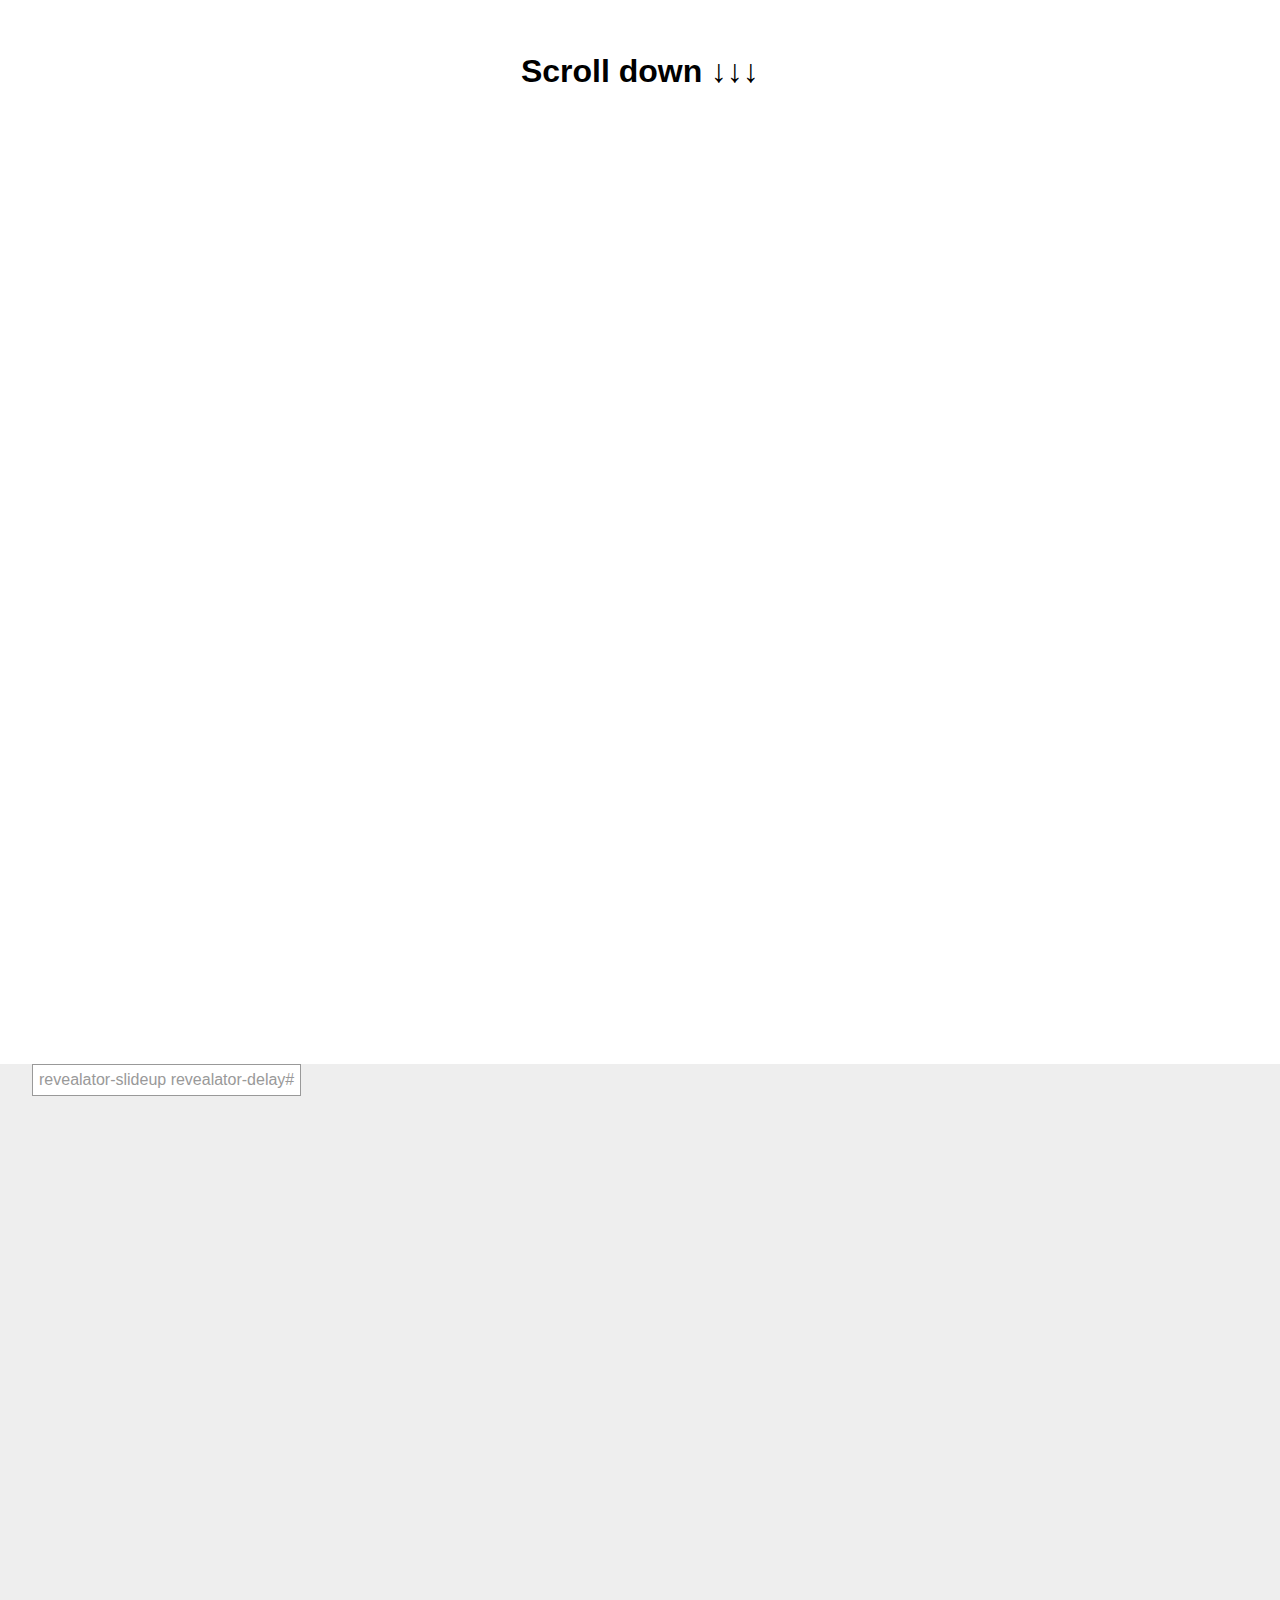
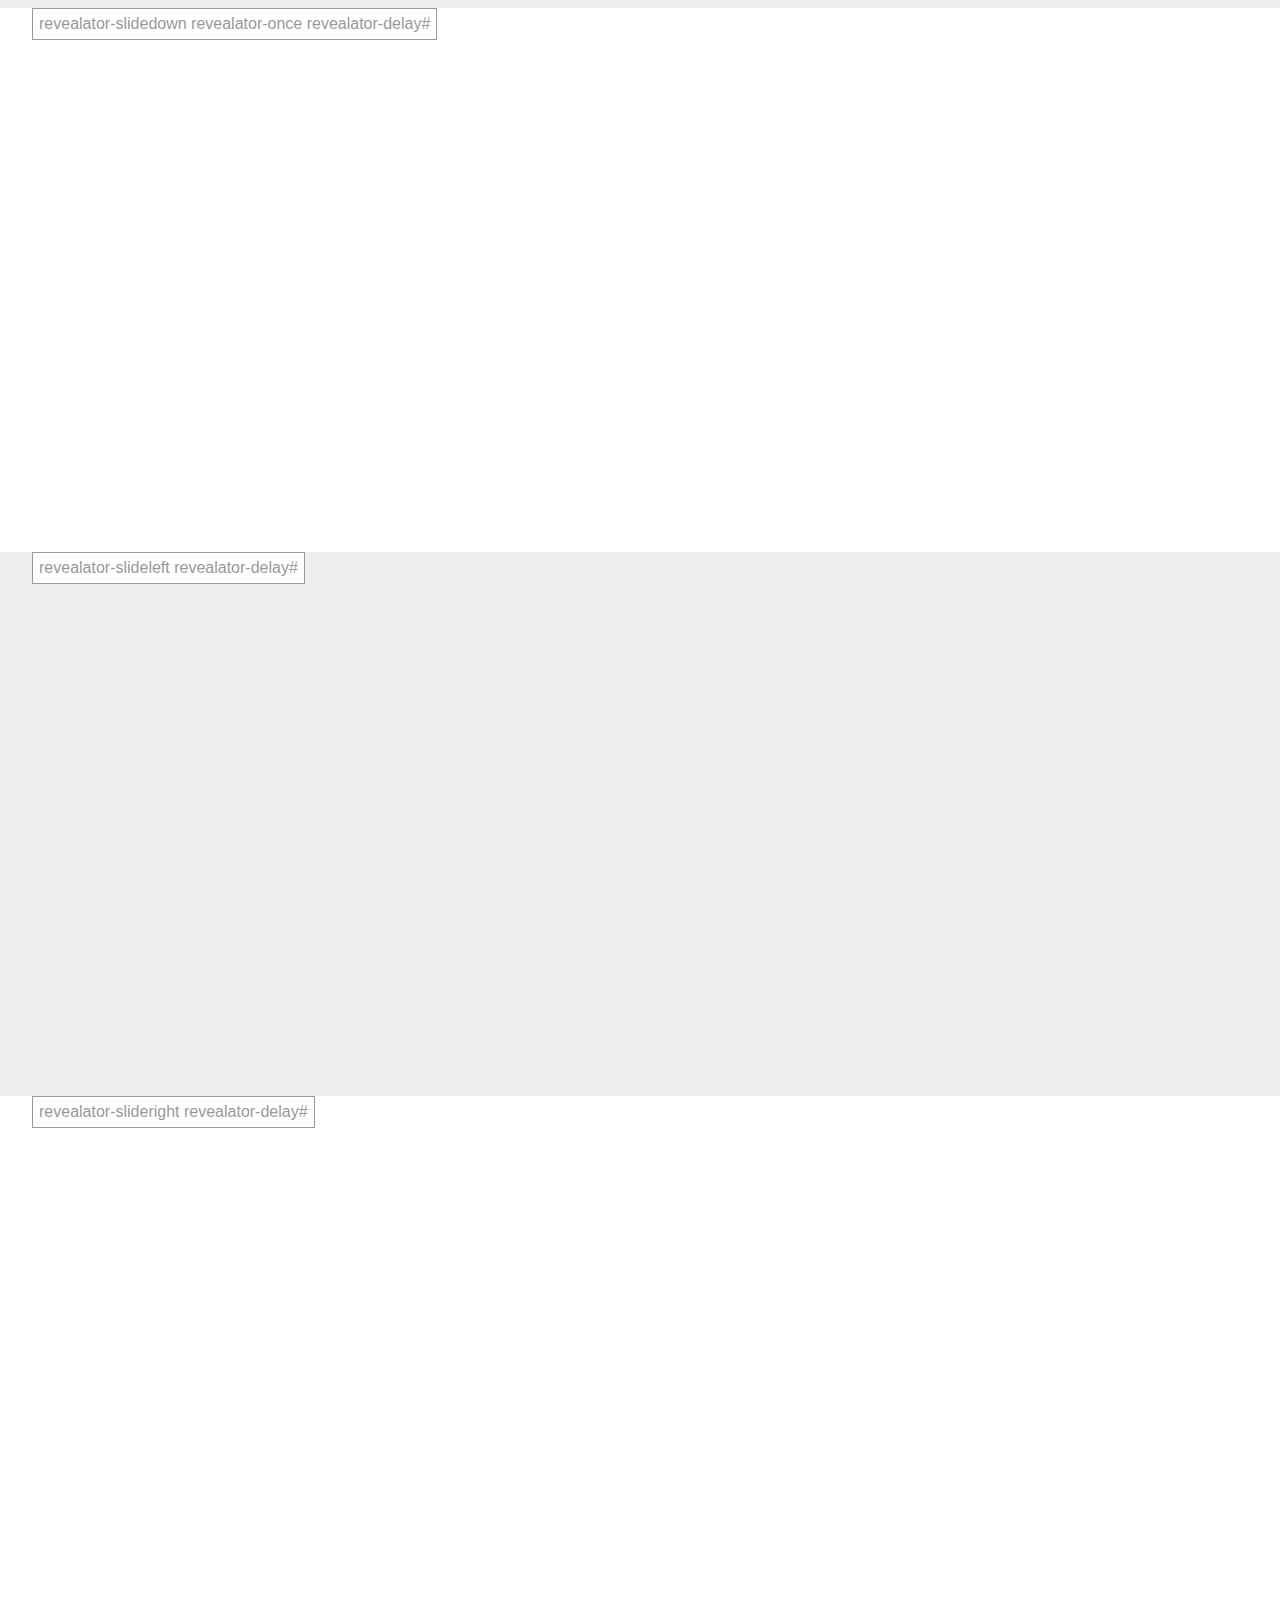
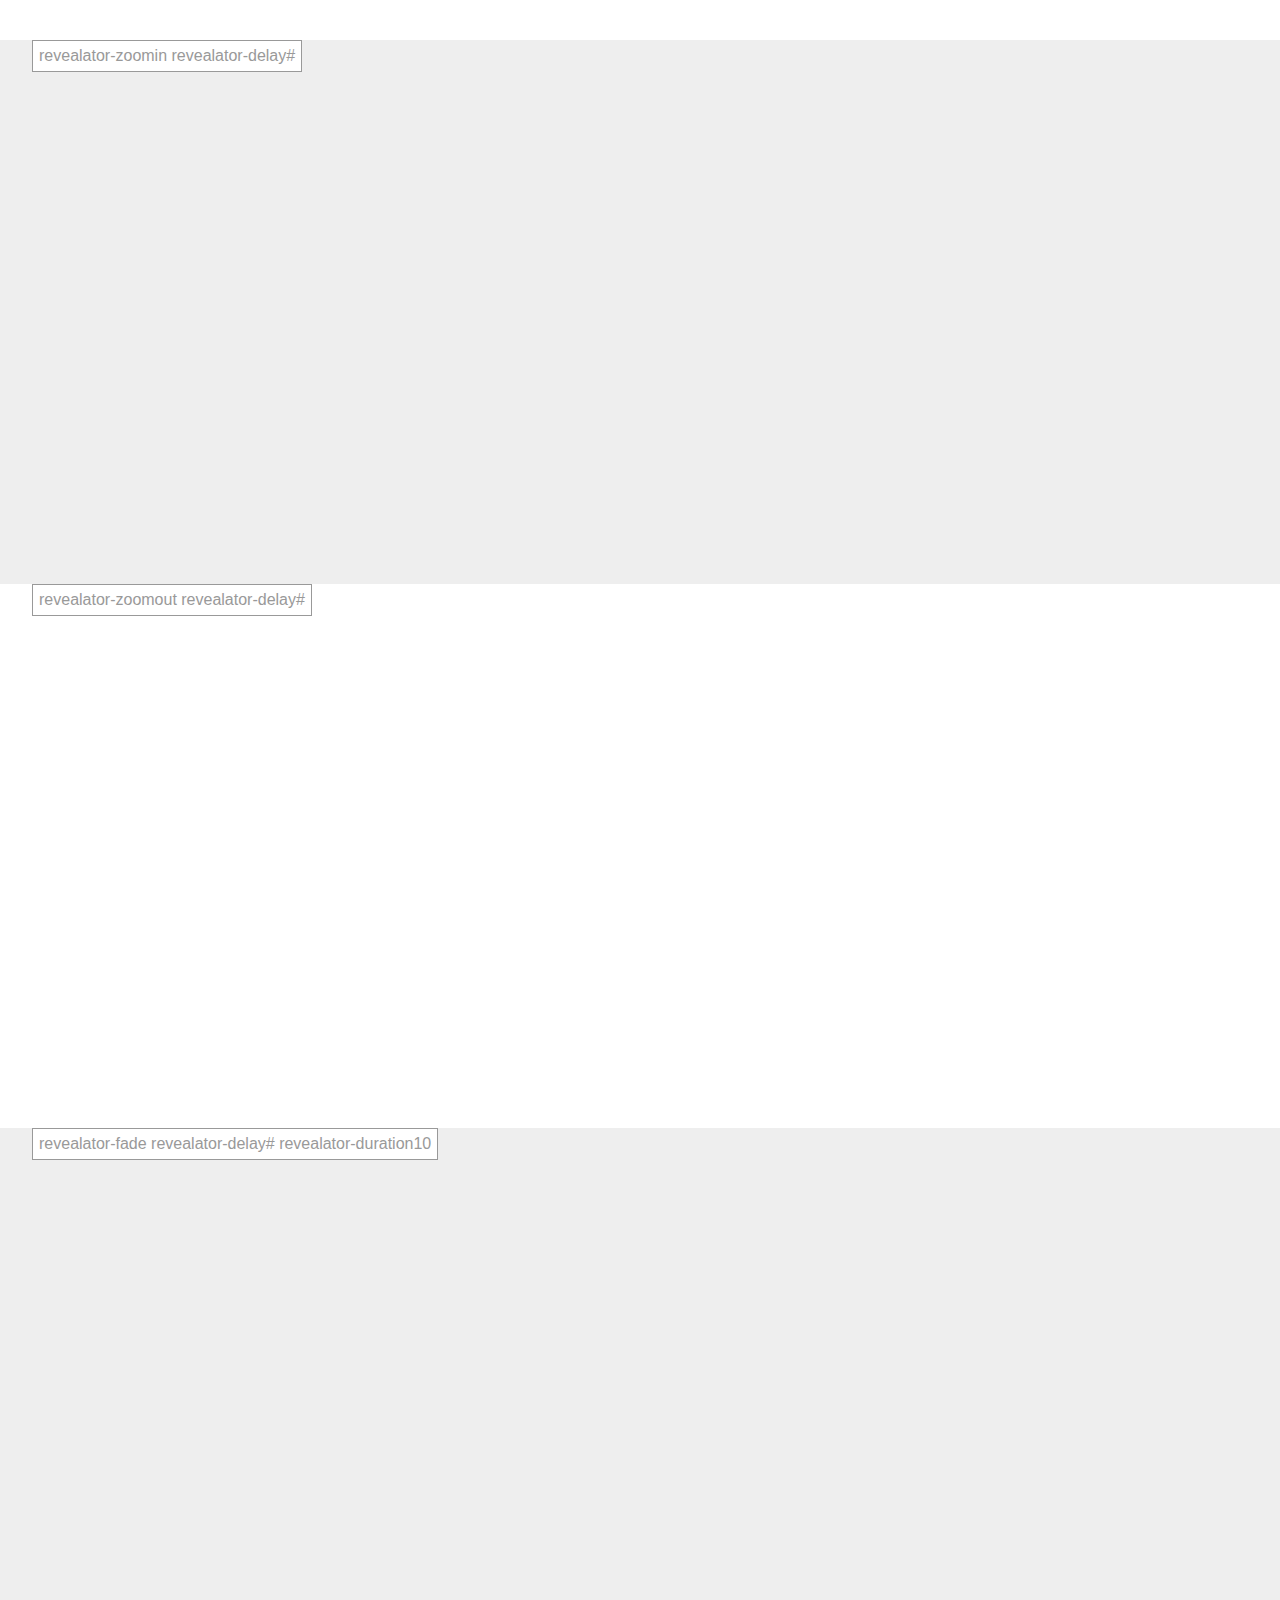
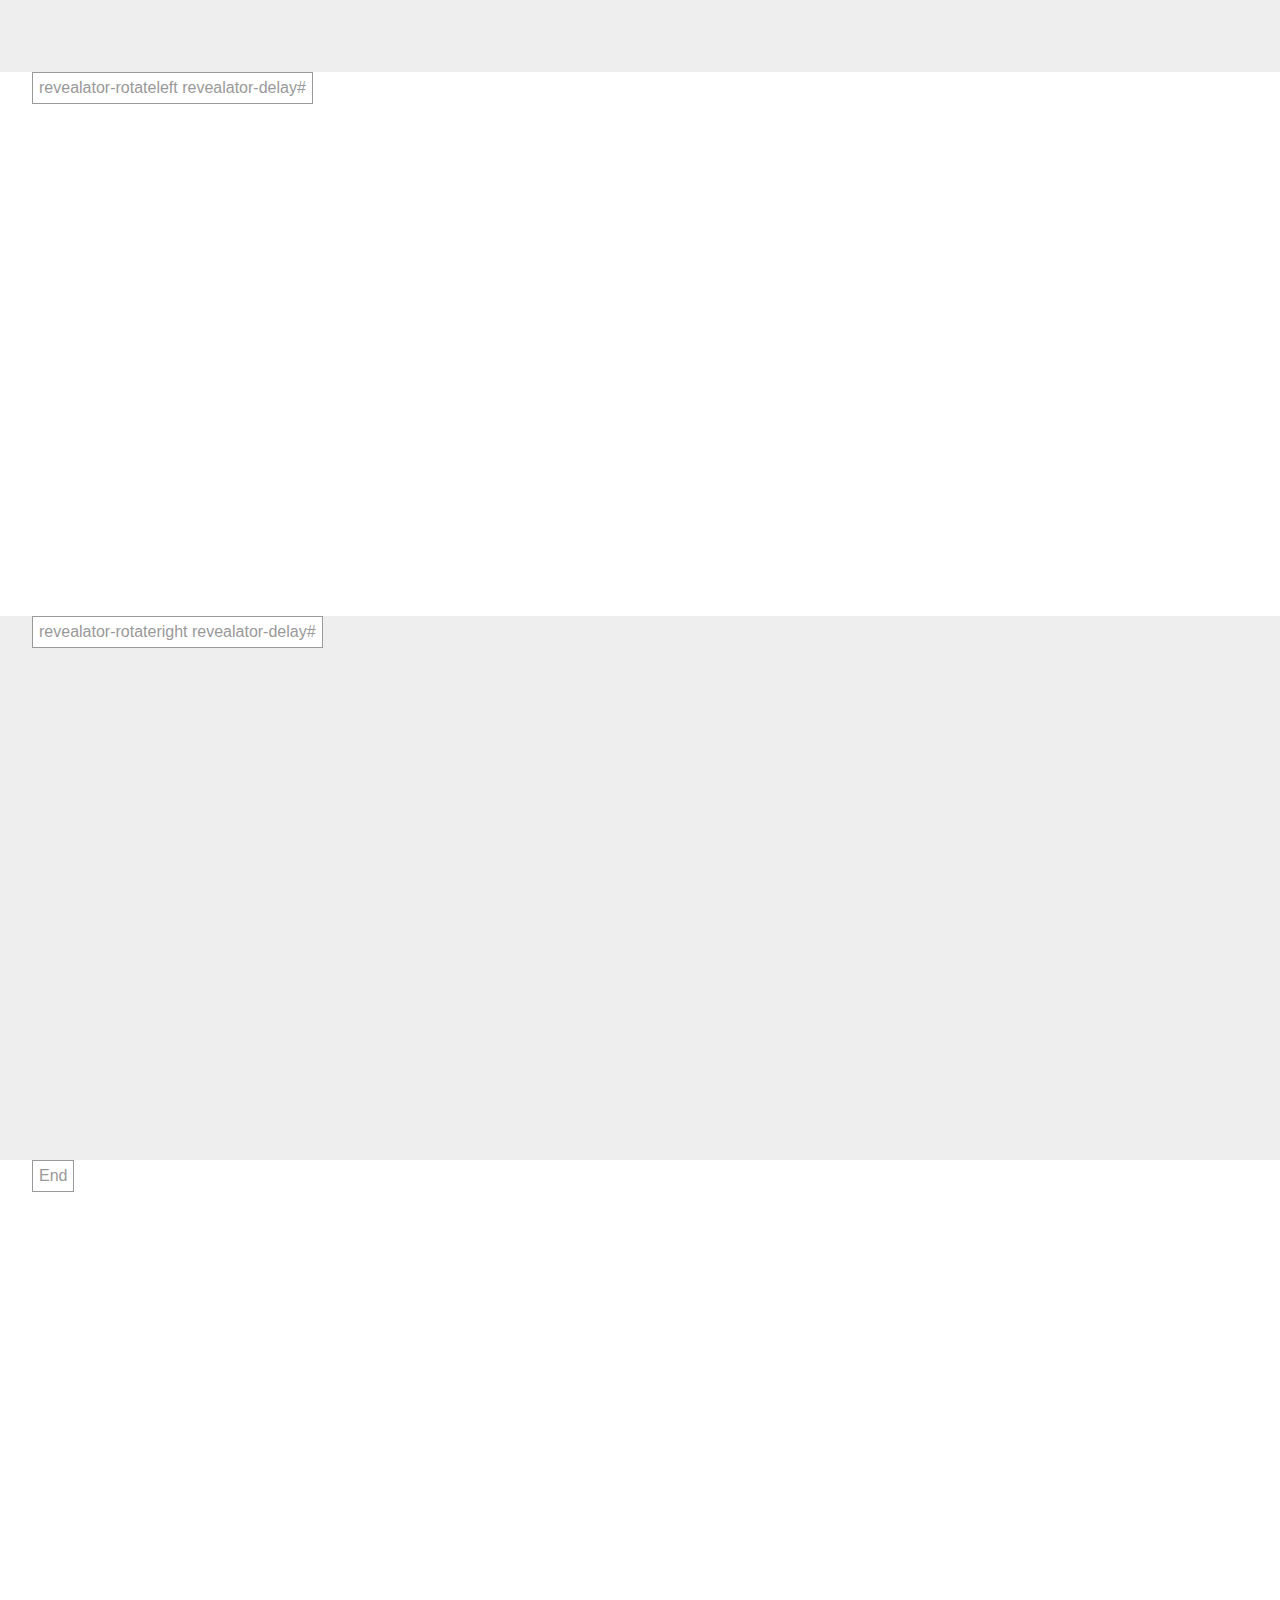
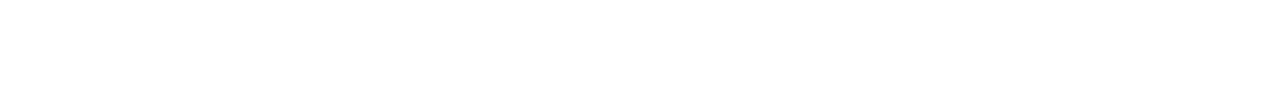
<file: Макет 4/revealator-master/index.html>
<!DOCTYPE html>
<html>
<head>
	<meta http-equiv="Content-Type" content="text/html; charset=utf-8">
	<title>Revealator Plugin</title>
	<link rel="stylesheet" href="fm.revealator.jquery.css">
	<style>
		body {
			font-family: sans-serif;
			margin: 0;
		}
		.section {
			padding: 2rem;
			height: 30rem;
			position: relative;
			text-align: center;
		}
		.section:nth-child(2n+2) {
			background-color: #eee;
		}
		.section .label {
			position: absolute;
			padding: .375rem;
			box-sizing: border-box;
			color: #999;
			border: 1px solid #999;
			top: 0;
			left: 2rem;
			background-color: #fff;
			height: 2rem;
		}
		*[class^="revealator"] {
			height: 15rem;
			width: 20rem;
			border: 1px solid #999;
			background-color: rgba(0,0,0,.1);
			margin: 0 auto;
			display: inline-block;
		}
	</style>
	<script src="jquery-1.11.3.min.js"></script>
	<script src="fm.revealator.jquery.js"></script>
</head>
<body>
	<div class="section" style="height: 1000px">
		<h1>
			Scroll down ↓↓↓
		</h1>
	</div>
	<div class="section">
		<div class="label">
			revealator-slideup revealator-delay#
		</div>
		<div class="revealator-slideup">
			Imma slide this in
		</div>
		<div class="revealator-slideup revealator-delay1">
			Imma slide this in
		</div>
		<div class="revealator-slideup revealator-delay2">
			Imma slide this in
		</div>
		<div class="revealator-slideup revealator-delay3">
			Imma slide this in
		</div>
	</div>
	<div class="section">
		<div class="label">
			revealator-slidedown revealator-once revealator-delay#
		</div>
		<div class="revealator-slidedown revealator-once">
			Imma slide this in
		</div>
		<div class="revealator-slidedown revealator-once revealator-delay1">
			Imma slide this in
		</div>
		<div class="revealator-slidedown revealator-once revealator-delay2">
			Imma slide this in
		</div>
		<div class="revealator-slidedown revealator-once revealator-delay3">
			Imma slide this in
		</div>
	</div>
	<div class="section">
		<div class="label">
			revealator-slideleft revealator-delay#
		</div>
		<div class="revealator-slideleft">
			Imma slide this in from right to left
		</div>
		<div class="revealator-slideleft revealator-delay2">
			Imma slide this in from right to left
		</div>
		<div class="revealator-slideleft revealator-delay4">
			Imma slide this in from right to left
		</div>
		<div class="revealator-slideleft revealator-delay6">
			Imma slide this in from right to left
		</div>
	</div>
	<div class="section">
		<div class="label">
			revealator-slideright revealator-delay#
		</div>
		<div class="revealator-slideright">
			Imma slide this in from left to right
		</div>
		<div class="revealator-slideright revealator-delay2">
			Imma slide this in from left to right
		</div>
		<div class="revealator-slideright revealator-delay4">
			Imma slide this in from left to right
		</div>
		<div class="revealator-slideright revealator-delay6">
			Imma slide this in from left to right
		</div>
	</div>
	<div class="section">
		<div class="label">
			revealator-zoomin revealator-delay#
		</div>
		<div class="revealator-zoomin">
			Imma zoom this in
		</div>
		<div class="revealator-zoomin revealator-delay1">
			Imma zoom this in
		</div>
		<div class="revealator-zoomin revealator-delay2">
			Imma zoom this in
		</div>
		<div class="revealator-zoomin revealator-delay3">
			Imma zoom this in
		</div>
	</div>
	<div class="section">
		<div class="label">
			revealator-zoomout revealator-delay#
		</div>
		<div class="revealator-zoomout">
			Imma zoom this out
		</div>
		<div class="revealator-zoomout revealator-delay1">
			Imma zoom this out
		</div>
		<div class="revealator-zoomout revealator-delay2">
			Imma zoom this out
		</div>
		<div class="revealator-zoomout revealator-delay3">
			Imma zoom this out
		</div>
	</div>
	<div class="section">
		<div class="label">
			revealator-fade revealator-delay# revealator-duration10
		</div>
		<div class="revealator-fade revealator-duration10">
			Imma fade this in
		</div>
		<div class="revealator-fade revealator-delay2 revealator-duration10">
			Imma fade this in
		</div>
		<div class="revealator-fade revealator-delay4 revealator-duration10">
			Imma fade this in
		</div>
		<div class="revealator-fade revealator-delay6 revealator-duration10">
			Imma fade this in
		</div>
	</div>
	<div class="section">
		<div class="label">
			revealator-rotateleft revealator-delay#
		</div>
		<div class="revealator-rotateleft">
			Imma rotate this in to the left
		</div>
		<div class="revealator-rotateleft revealator-delay1">
			Imma rotate this in to the left
		</div>
		<div class="revealator-rotateleft revealator-delay2">
			Imma rotate this in to the left
		</div>
		<div class="revealator-rotateleft revealator-delay3">
			Imma rotate this in to the left
		</div>
	</div>
	<div class="section">
		<div class="label">
			revealator-rotateright revealator-delay#
		</div>
		<div class="revealator-rotateright">
			Imma slide this in to the right
		</div>
		<div class="revealator-rotateright revealator-delay1">
			Imma slide this in to the right
		</div>
		<div class="revealator-rotateright revealator-delay2">
			Imma slide this in to the right
		</div>
		<div class="revealator-rotateright revealator-delay3">
			Imma slide this in to the right
		</div>
	</div>
	<div class="section">
		<div class="label">
			End
		</div>
	</div>
</body>
</html>
</file>
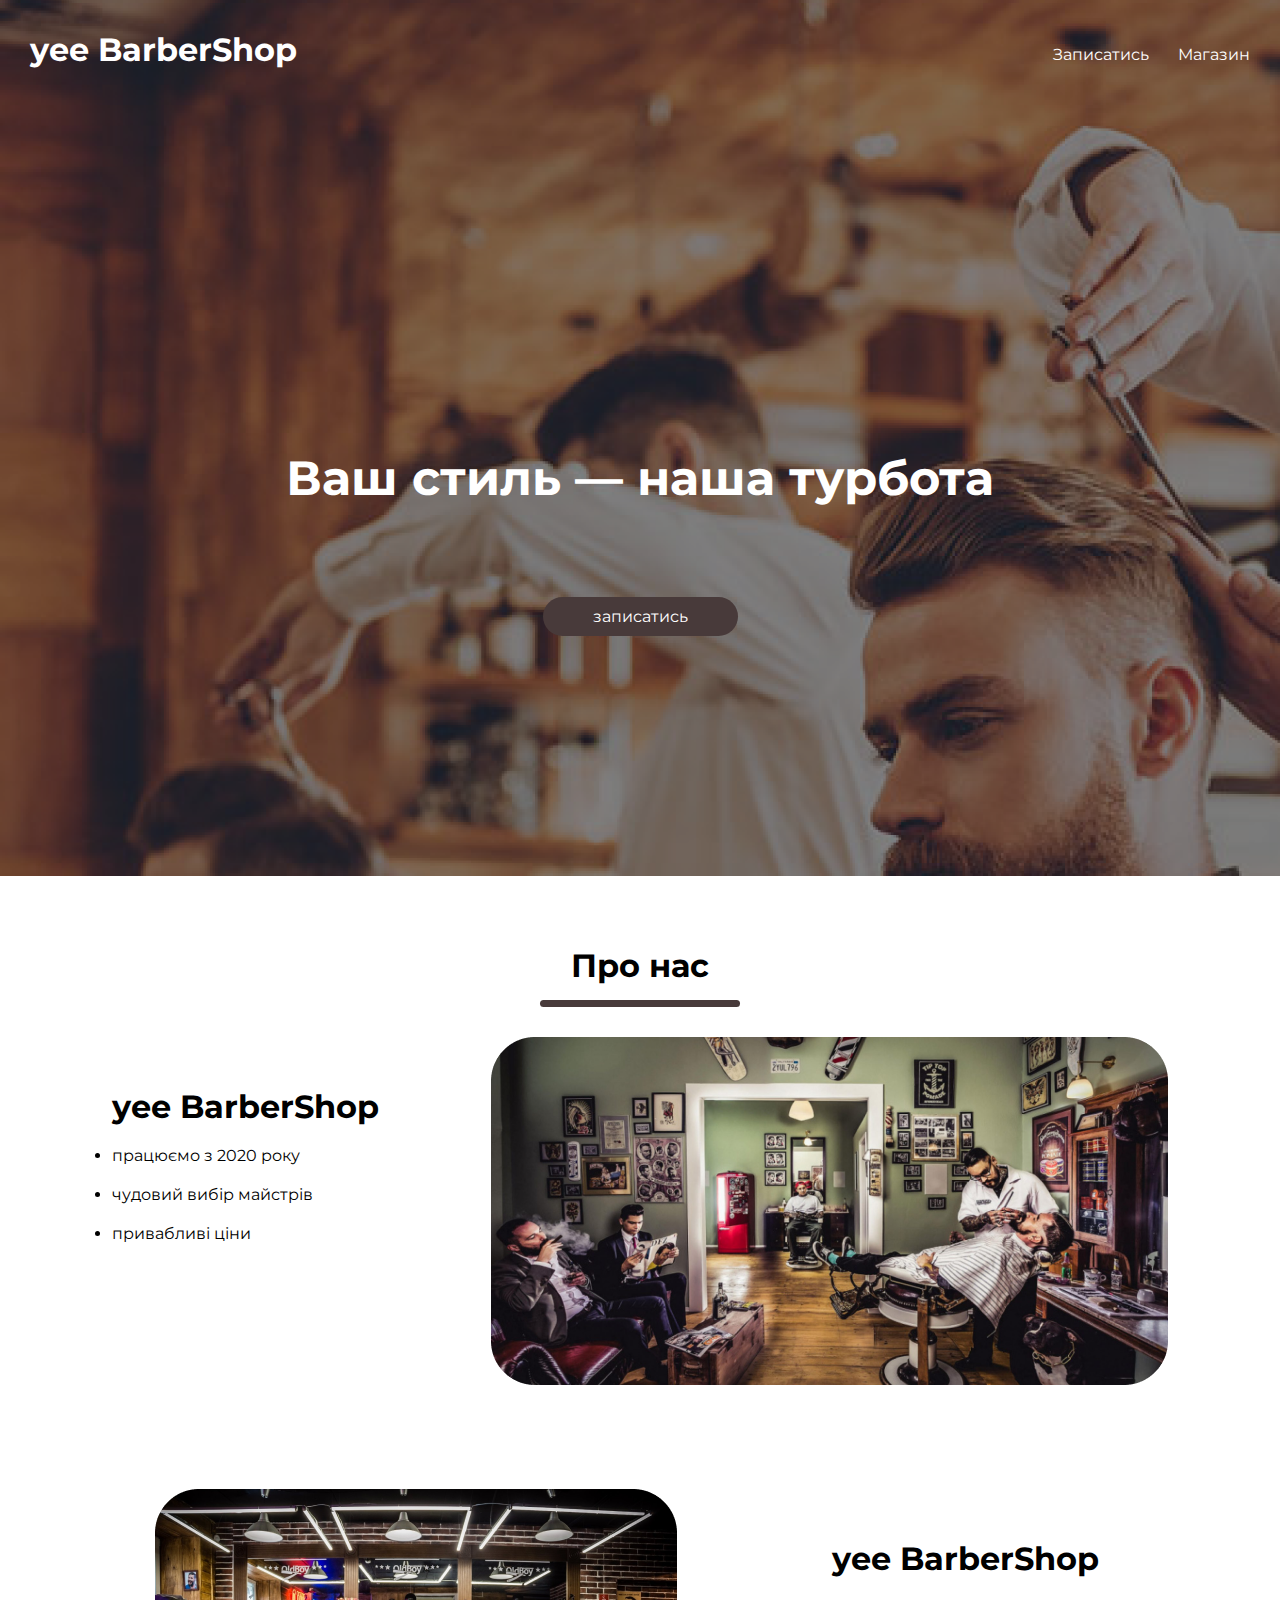
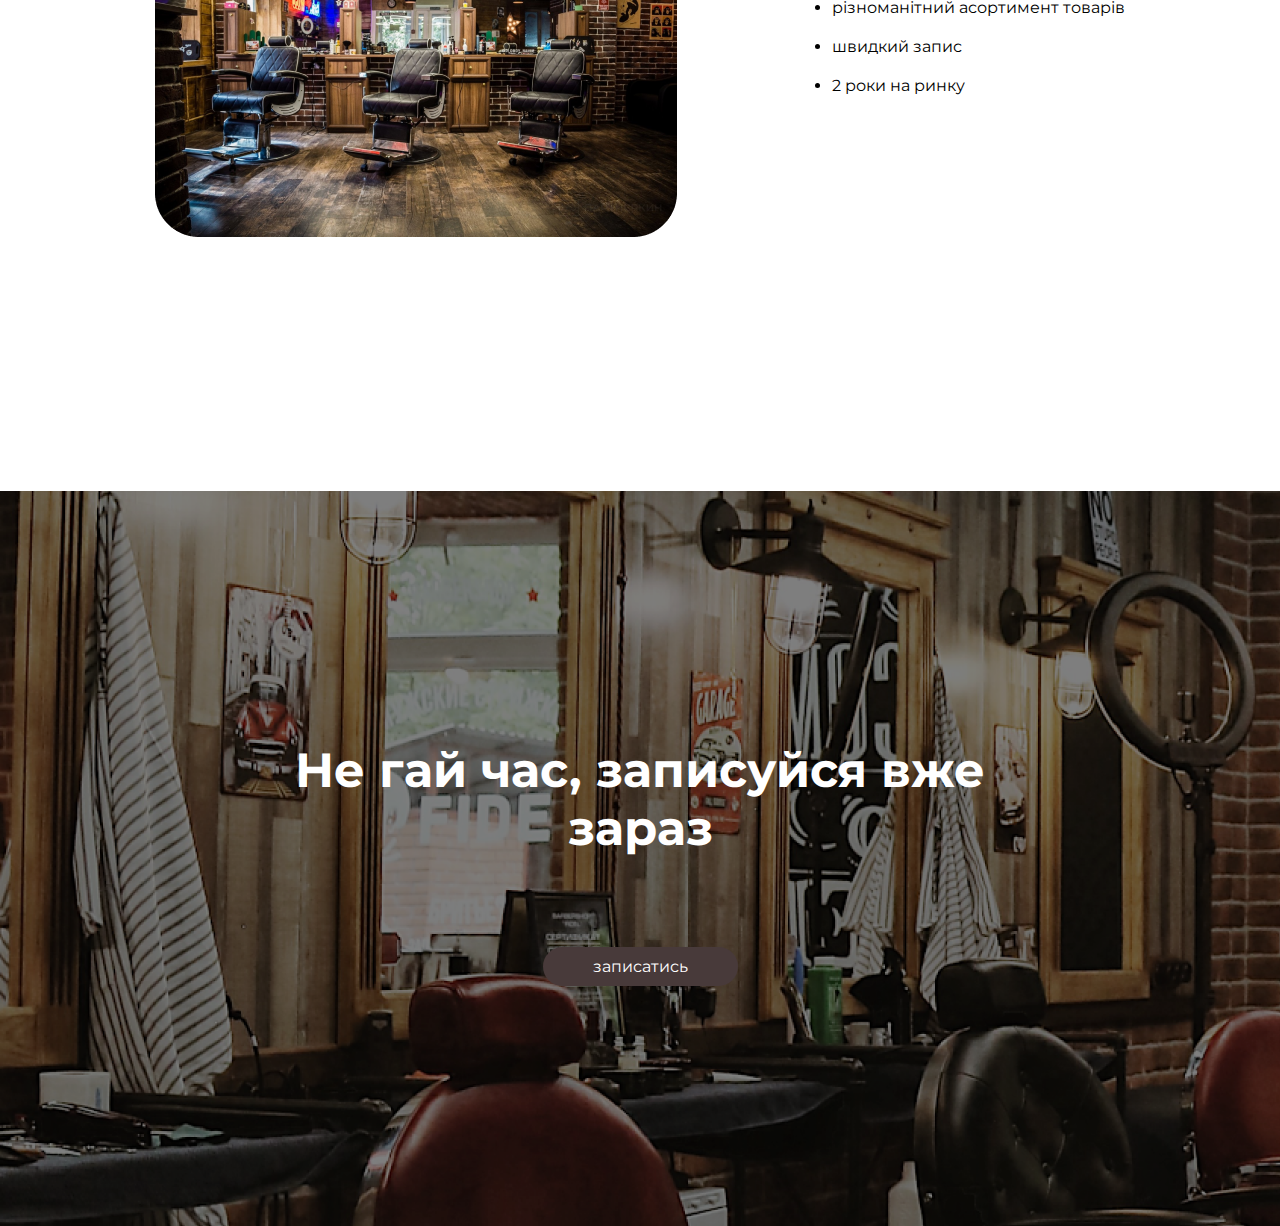
<file: yee BarberShop/Верстка/Сайт/index.html>
<!DOCTYPE html>
<html lang="en">
<head>
    <meta charset="UTF-8">
    <meta http-equiv="X-UA-Compatible" content="IE=edge">
    <meta name="viewport" content="width=device-width, initial-scale=1.0">
    <title>yee BarberShop | Main</title>
    <link rel="stylesheet" href="styles.css">
    <link rel="preconnect" href="https://fonts.googleapis.com">
<link rel="preconnect" href="https://fonts.gstatic.com" crossorigin>
<link href="https://fonts.googleapis.com/css2?family=Montserrat:wght@300;500;600&display=swap" rel="stylesheet">
</head>
<body>
    <div class="main-header-block">
        <header>
            <div class="header-logo"><h1>yee BarberShop</h1></div>
            <nav class="topnav" id="myTopnav">
                <a href="#">Записатись</a>
                <a href="#">Магазин</a>
            </nav>
        </header>
        <div class="main-block-link">
            <h1>Ваш стиль — наша турбота</h1>
            <a href="#">записатись</a>
        </div>
    </div>
    <div class="about-us">
        <div class="about-us-header">
            <h1>Про нас</h3>
            <div class="line"></div>
        </div>
        <div class="about-us-firstblock">
            <div class="about-us-firstblock-text">
                <h1>yee BarberShop</h1>
                <li>працюємо з 2020 року</li>
                <li>чудовий вибір майстрів</li>
                <li>привабливі ціни</li>
            </div>
            <div class="about-us-firstblock-img">
                <img src="img/main-first.png" alt="">
            </div>
        </div>
        <div class="about-us-secondblock">
            <div class="about-us-secondblock-img">
                <img src="img/main-second.png" alt="">
            </div>
            <div class="about-us-secondblock-text">
                <h1>yee BarberShop</h1>
                <li>різноманітний асортимент товарів</li>
                <li>швидкий запис</li>
                <li>2 роки на ринку</li>
            </div>
        </div>
    </div>
    <div class="start-now">
        <div class="start-now-block-link">
            <h1>Не гай час, записуйся вже зараз</h1>
            <a href="#">записатись</a>
        </div>
    </div>
</body>
</html>
</file>
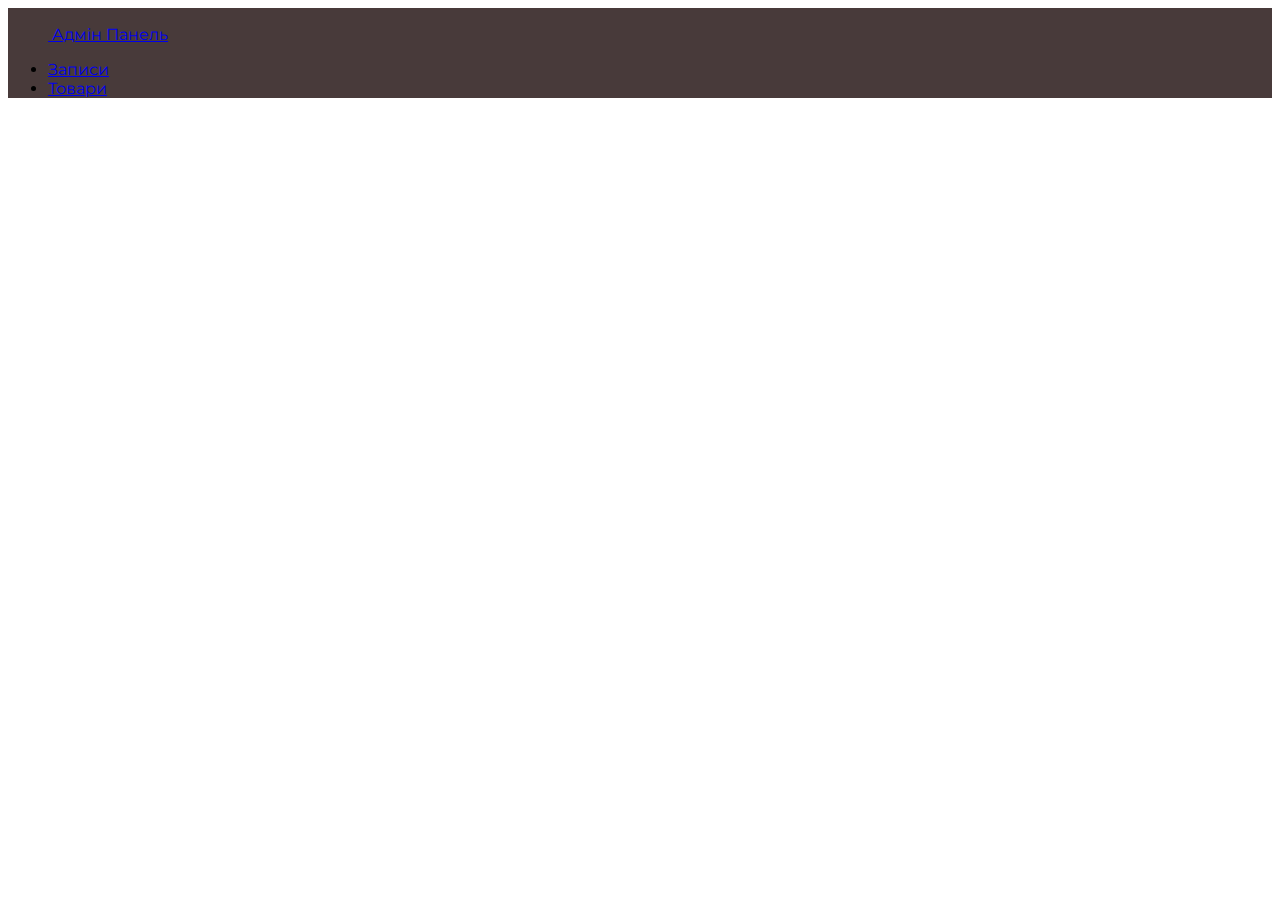
<file: yee BarberShop/Верстка/Админка/admin.html>
<!doctype html>
<html lang="en">
  <head>
    <!-- Required meta tags -->
    <meta charset="utf-8">
    <meta name="viewport" content="width=device-width, initial-scale=1">

    <!-- Bootstrap CSS -->
    <link href="https://cdn.jsdelivr.net/npm/bootstrap@5.1.3/dist/css/bootstrap.min.css" rel="stylesheet" integrity="sha384-1BmE4kWBq78iYhFldvKuhfTAU6auU8tT94WrHftjDbrCEXSU1oBoqyl2QvZ6jIW3" crossorigin="anonymous">
    <link rel="stylesheet" href="styles.css">
    <link rel="preconnect" href="https://fonts.googleapis.com">
    <link rel="preconnect" href="https://fonts.gstatic.com" crossorigin>
    <link href="https://fonts.googleapis.com/css2?family=Montserrat:wght@300;500;600&display=swap" rel="stylesheet">
  </head>
  <body>
    <header class="d-flex flex-wrap justify-content-center py-3 mb-4 border-bottom" style="background-color: #483A3A;">
        <a href="/" class="d-flex align-items-center mb-3 mb-md-0 me-md-auto text-dark text-decoration-none">
          <svg class="bi me-2" width="40" height="32"><use xlink:href="#bootstrap"></use></svg>
          <span class="fs-4 text-white">Адмін Панель</span>
        </a>
  
        <ul class="nav nav-pills">
          <li class="nav-item"><a href="#" class="nav-link text-white">Записи</a></li>
          <li class="nav-item"><a href="#" class="nav-link text-white">Товари</a></li>
        </ul>
      </header>

    <!-- Optional JavaScript; choose one of the two! -->

    <!-- Option 1: Bootstrap Bundle with Popper -->
    <script src="https://cdn.jsdelivr.net/npm/bootstrap@5.1.3/dist/js/bootstrap.bundle.min.js" integrity="sha384-ka7Sk0Gln4gmtz2MlQnikT1wXgYsOg+OMhuP+IlRH9sENBO0LRn5q+8nbTov4+1p" crossorigin="anonymous"></script>

    <!-- Option 2: Separate Popper and Bootstrap JS -->
    <!--
    <script src="https://cdn.jsdelivr.net/npm/@popperjs/core@2.10.2/dist/umd/popper.min.js" integrity="sha384-7+zCNj/IqJ95wo16oMtfsKbZ9ccEh31eOz1HGyDuCQ6wgnyJNSYdrPa03rtR1zdB" crossorigin="anonymous"></script>
    <script src="https://cdn.jsdelivr.net/npm/bootstrap@5.1.3/dist/js/bootstrap.min.js" integrity="sha384-QJHtvGhmr9XOIpI6YVutG+2QOK9T+ZnN4kzFN1RtK3zEFEIsxhlmWl5/YESvpZ13" crossorigin="anonymous"></script>
    -->
  </body>
</html>
</file>
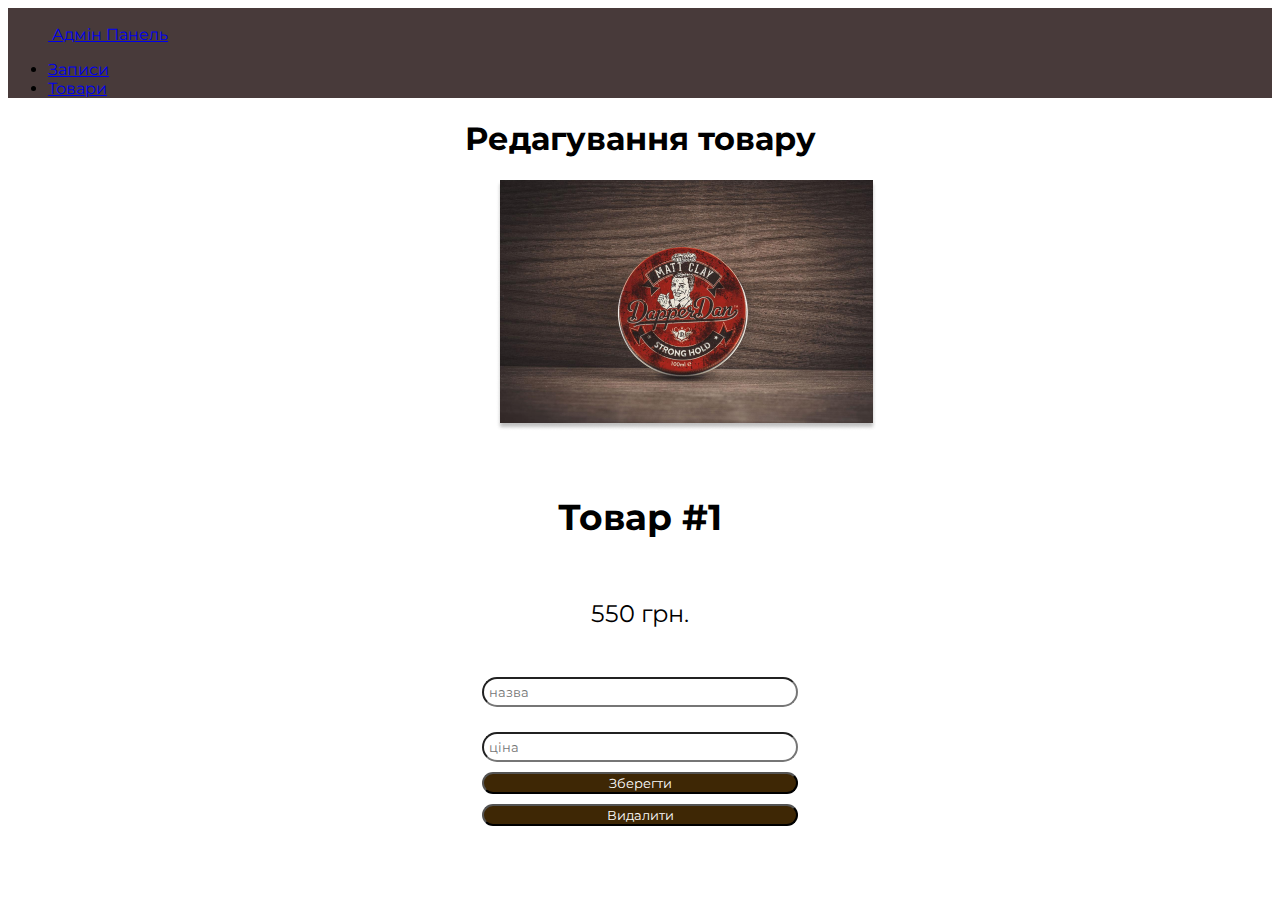
<file: yee BarberShop/Верстка/Админка/edit_good.html>
<!doctype html>
<html lang="en">
  <head>
    <!-- Required meta tags -->
    <meta charset="utf-8">
    <meta name="viewport" content="width=device-width, initial-scale=1">

    <!-- Bootstrap CSS -->
    <link href="https://cdn.jsdelivr.net/npm/bootstrap@5.1.3/dist/css/bootstrap.min.css" rel="stylesheet" integrity="sha384-1BmE4kWBq78iYhFldvKuhfTAU6auU8tT94WrHftjDbrCEXSU1oBoqyl2QvZ6jIW3" crossorigin="anonymous">
    <link rel="stylesheet" href="styles.css">
    <link rel="preconnect" href="https://fonts.googleapis.com">
    <link rel="preconnect" href="https://fonts.gstatic.com" crossorigin>
    <link href="https://fonts.googleapis.com/css2?family=Montserrat:wght@300;500;600&display=swap" rel="stylesheet">
  </head>
  <body>
    <header class="d-flex flex-wrap justify-content-center py-3 mb-4 border-bottom" style="background-color: #483A3A;">
        <a href="/" class="d-flex align-items-center mb-3 mb-md-0 me-md-auto text-dark text-decoration-none">
          <svg class="bi me-2" width="40" height="32"><use xlink:href="#bootstrap"></use></svg>
          <span class="fs-4 text-white">Адмін Панель</span>
        </a>
  
        <ul class="nav nav-pills">
          <li class="nav-item"><a href="#" class="nav-link text-white">Записи</a></li>
          <li class="nav-item"><a href="#" class="nav-link text-white">Товари</a></li>
        </ul>
      </header>
      <div class="container">
          <div class="edit_good_header">
            <h1>Редагування товару</h1>
          </div>

            <div class="card" style="width: 18rem;">
                <img src="img/good-preview.png" class="card-img-top" alt="...">
                <div class="card-body">
                  <h5 class="card-title">Товар #1</h5>
                  <p class="card-text">550 грн.</p>
                </div>
              </div>





          <form action="" class="edit_good_form">
            <input type="number" name="price" id="price" placeholder="назва" style="border-radius: 30px; padding: 5px; margin-top: 25px;">
            <input type="number" name="price" id="price" placeholder="ціна" style="border-radius: 30px; padding: 5px; margin-top: 25px;">
            <button class="btn btn_success" type="submit" style="background-color: #3E2705; border-radius: 29px; color: #fff; margin-top: 10px;">Зберегти</button>
            <button class="btn btn_success" type="submit" style="background-color: #3E2705; border-radius: 29px; color: #fff; margin-top: 10px;">Видалити</button>
          </form>
      </div>
    <!-- Optional JavaScript; choose one of the two! -->

    <!-- Option 1: Bootstrap Bundle with Popper -->
    <script src="https://cdn.jsdelivr.net/npm/bootstrap@5.1.3/dist/js/bootstrap.bundle.min.js" integrity="sha384-ka7Sk0Gln4gmtz2MlQnikT1wXgYsOg+OMhuP+IlRH9sENBO0LRn5q+8nbTov4+1p" crossorigin="anonymous"></script>

    <!-- Option 2: Separate Popper and Bootstrap JS -->
    <!--
    <script src="https://cdn.jsdelivr.net/npm/@popperjs/core@2.10.2/dist/umd/popper.min.js" integrity="sha384-7+zCNj/IqJ95wo16oMtfsKbZ9ccEh31eOz1HGyDuCQ6wgnyJNSYdrPa03rtR1zdB" crossorigin="anonymous"></script>
    <script src="https://cdn.jsdelivr.net/npm/bootstrap@5.1.3/dist/js/bootstrap.min.js" integrity="sha384-QJHtvGhmr9XOIpI6YVutG+2QOK9T+ZnN4kzFN1RtK3zEFEIsxhlmWl5/YESvpZ13" crossorigin="anonymous"></script>
    -->
  </body>
</html>
</file>
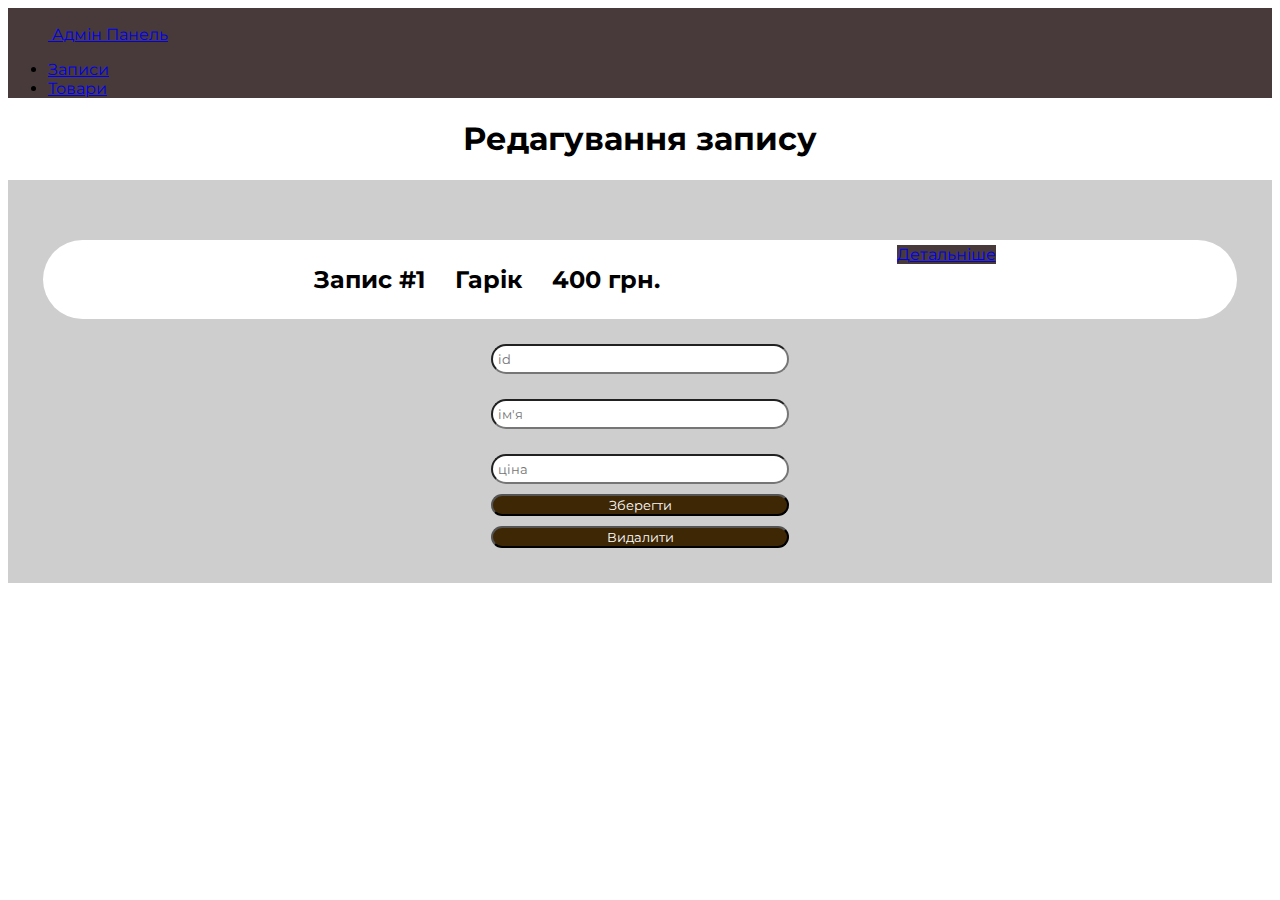
<file: yee BarberShop/Верстка/Админка/edit_note.html>
<!doctype html>
<html lang="en">
  <head>
    <!-- Required meta tags -->
    <meta charset="utf-8">
    <meta name="viewport" content="width=device-width, initial-scale=1">

    <!-- Bootstrap CSS -->
    <link href="https://cdn.jsdelivr.net/npm/bootstrap@5.1.3/dist/css/bootstrap.min.css" rel="stylesheet" integrity="sha384-1BmE4kWBq78iYhFldvKuhfTAU6auU8tT94WrHftjDbrCEXSU1oBoqyl2QvZ6jIW3" crossorigin="anonymous">
    <link rel="stylesheet" href="styles.css">
    <link rel="preconnect" href="https://fonts.googleapis.com">
    <link rel="preconnect" href="https://fonts.gstatic.com" crossorigin>
    <link href="https://fonts.googleapis.com/css2?family=Montserrat:wght@300;500;600&display=swap" rel="stylesheet">
  </head>
  <body>
    <header class="d-flex flex-wrap justify-content-center py-3 mb-4 border-bottom" style="background-color: #483A3A;">
        <a href="/" class="d-flex align-items-center mb-3 mb-md-0 me-md-auto text-dark text-decoration-none">
          <svg class="bi me-2" width="40" height="32"><use xlink:href="#bootstrap"></use></svg>
          <span class="fs-4 text-white">Адмін Панель</span>
        </a>
  
        <ul class="nav nav-pills">
          <li class="nav-item"><a href="#" class="nav-link text-white">Записи</a></li>
          <li class="nav-item"><a href="#" class="nav-link text-white">Товари</a></li>
        </ul>
      </header>
      <div class="container">
        <div class="notes_header">
            <h1>Редагування запису</h1>
        </div>
        <div class="notes">
            <div class="note">
                <div class="note_text">
                    <h2>Запис #1</h2>
                    <h2>Гарік</h2>
                    <h2>400 грн.</h2>
                </div>
                <div class="note_button">
                    <a href="#" class="btn btn-primary" style="background-color: #483A3A; margin-top: 5px;">Детальніше</a>
                </div>

            </div>
            <form action="" class="edit_note_form">
                <input type="number" name="price" id="price" placeholder="id" style="border-radius: 30px; padding: 5px; margin-top: 25px;">
                <input type="number" name="price" id="price" placeholder="ім'я" style="border-radius: 30px; padding: 5px; margin-top: 25px;">
                <input type="number" name="price" id="price" placeholder="ціна" style="border-radius: 30px; padding: 5px; margin-top: 25px;">
                <button class="btn btn_success" type="submit" style="background-color: #3E2705; border-radius: 29px; color: #fff; margin-top: 10px;">Зберегти</button>
                <button class="btn btn_success" type="submit" style="background-color: #3E2705; border-radius: 29px; color: #fff; margin-top: 10px;">Видалити</button>
              </form>
        </div>
      </div>
    <!-- Optional JavaScript; choose one of the two! -->

    <!-- Option 1: Bootstrap Bundle with Popper -->
    <script src="https://cdn.jsdelivr.net/npm/bootstrap@5.1.3/dist/js/bootstrap.bundle.min.js" integrity="sha384-ka7Sk0Gln4gmtz2MlQnikT1wXgYsOg+OMhuP+IlRH9sENBO0LRn5q+8nbTov4+1p" crossorigin="anonymous"></script>

    <!-- Option 2: Separate Popper and Bootstrap JS -->
    <!--
    <script src="https://cdn.jsdelivr.net/npm/@popperjs/core@2.10.2/dist/umd/popper.min.js" integrity="sha384-7+zCNj/IqJ95wo16oMtfsKbZ9ccEh31eOz1HGyDuCQ6wgnyJNSYdrPa03rtR1zdB" crossorigin="anonymous"></script>
    <script src="https://cdn.jsdelivr.net/npm/bootstrap@5.1.3/dist/js/bootstrap.min.js" integrity="sha384-QJHtvGhmr9XOIpI6YVutG+2QOK9T+ZnN4kzFN1RtK3zEFEIsxhlmWl5/YESvpZ13" crossorigin="anonymous"></script>
    -->
  </body>
</html>
</file>
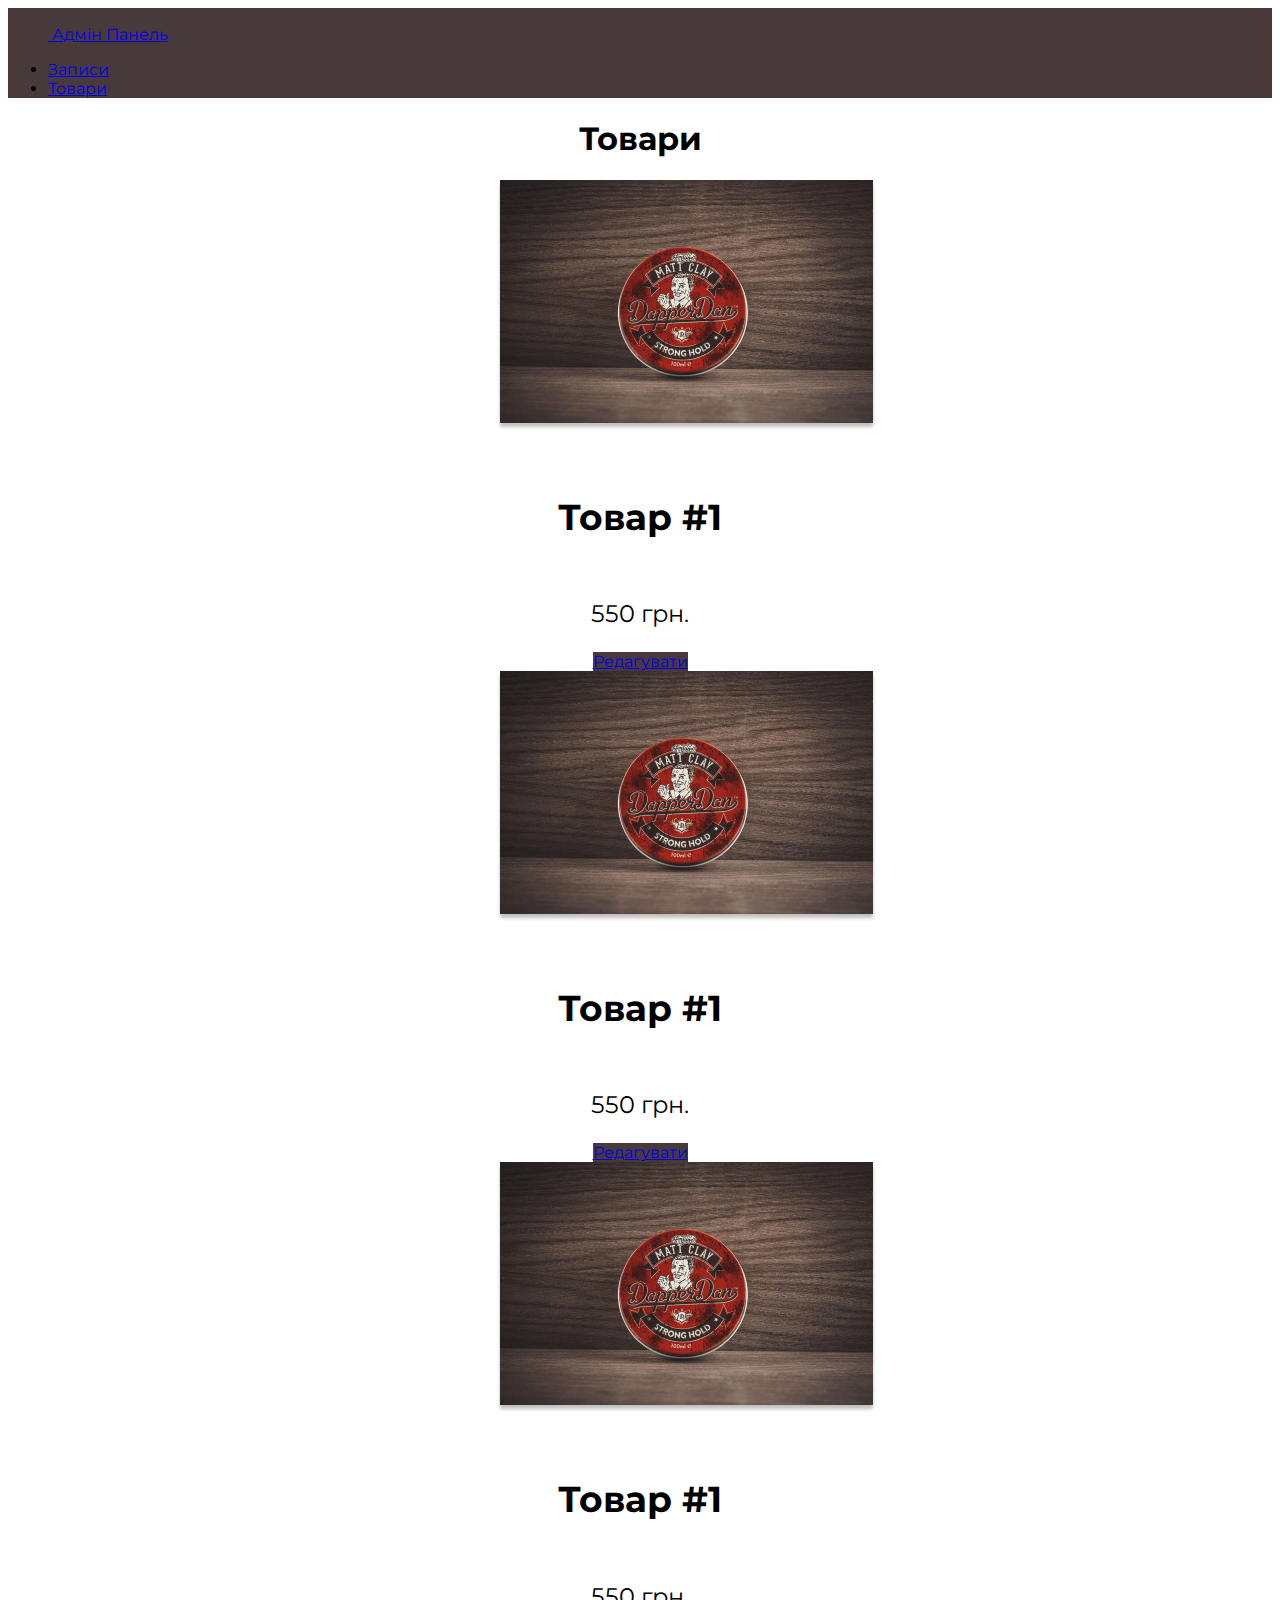
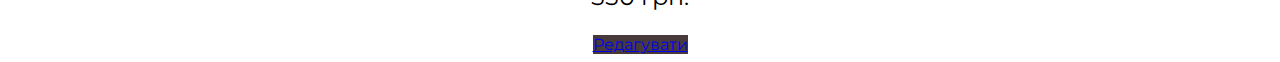
<file: yee BarberShop/Верстка/Админка/goods.html>
<!doctype html>
<html lang="en">
  <head>
    <!-- Required meta tags -->
    <meta charset="utf-8">
    <meta name="viewport" content="width=device-width, initial-scale=1">

    <!-- Bootstrap CSS -->
    <link href="https://cdn.jsdelivr.net/npm/bootstrap@5.1.3/dist/css/bootstrap.min.css" rel="stylesheet" integrity="sha384-1BmE4kWBq78iYhFldvKuhfTAU6auU8tT94WrHftjDbrCEXSU1oBoqyl2QvZ6jIW3" crossorigin="anonymous">
    <link rel="stylesheet" href="styles.css">
    <link rel="preconnect" href="https://fonts.googleapis.com">
    <link rel="preconnect" href="https://fonts.gstatic.com" crossorigin>
    <link href="https://fonts.googleapis.com/css2?family=Montserrat:wght@300;500;600&display=swap" rel="stylesheet">
    <title>Hello, world!</title>
  </head>
  <body>
    <header class="d-flex flex-wrap justify-content-center py-3 mb-4 border-bottom" style="background-color: #483A3A;">
        <a href="/" class="d-flex align-items-center mb-3 mb-md-0 me-md-auto text-dark text-decoration-none">
          <svg class="bi me-2" width="40" height="32"><use xlink:href="#bootstrap"></use></svg>
          <span class="fs-4 text-white">Адмін Панель</span>
        </a>
  
        <ul class="nav nav-pills">
          <li class="nav-item"><a href="#" class="nav-link text-white">Записи</a></li>
          <li class="nav-item"><a href="#" class="nav-link text-white">Товари</a></li>
        </ul>
      </header>
      <div class="container">
          <div class="goods-header" style="text-align: center;">
            <h1>Товари</h1>
          </div>
          <div class="row row-cols-1 row-cols-md-3 g-4 mt-3">
            <div class="col">
                <div class="card" style="width: 18rem;">
                    <img src="img/good-preview.png" class="card-img-top" alt="...">
                    <div class="card-body">
                      <h5 class="card-title">Товар #1</h5>
                      <p class="card-text">550 грн.</p>
                      <a href="#" class="btn btn-primary" style="background-color: #483A3A;">Редагувати</a>
                    </div>
                  </div>
            </div>
            <div class="col">
                <div class="card" style="width: 18rem;">
                    <img src="img/good-preview.png" class="card-img-top" alt="...">
                    <div class="card-body">
                      <h5 class="card-title">Товар #1</h5>
                      <p class="card-text">550 грн.</p>
                      <a href="#" class="btn btn-primary" style="background-color: #483A3A;">Редагувати</a>
                    </div>
                  </div>
            </div>
            <div class="col">
                <div class="card" style="width: 18rem;">
                    <img src="img/good-preview.png" class="card-img-top" alt="...">
                    <div class="card-body">
                      <h5 class="card-title">Товар #1</h5>
                      <p class="card-text">550 грн.</p>
                      <a href="#" class="btn btn-primary" style="background-color: #483A3A;">Редагувати</a>
                    </div>
                  </div>
            </div>
          </div>

      </div>
    <!-- Optional JavaScript; choose one of the two! -->

    <!-- Option 1: Bootstrap Bundle with Popper -->
    <script src="https://cdn.jsdelivr.net/npm/bootstrap@5.1.3/dist/js/bootstrap.bundle.min.js" integrity="sha384-ka7Sk0Gln4gmtz2MlQnikT1wXgYsOg+OMhuP+IlRH9sENBO0LRn5q+8nbTov4+1p" crossorigin="anonymous"></script>

    <!-- Option 2: Separate Popper and Bootstrap JS -->
    <!--
    <script src="https://cdn.jsdelivr.net/npm/@popperjs/core@2.10.2/dist/umd/popper.min.js" integrity="sha384-7+zCNj/IqJ95wo16oMtfsKbZ9ccEh31eOz1HGyDuCQ6wgnyJNSYdrPa03rtR1zdB" crossorigin="anonymous"></script>
    <script src="https://cdn.jsdelivr.net/npm/bootstrap@5.1.3/dist/js/bootstrap.min.js" integrity="sha384-QJHtvGhmr9XOIpI6YVutG+2QOK9T+ZnN4kzFN1RtK3zEFEIsxhlmWl5/YESvpZ13" crossorigin="anonymous"></script>
    -->
  </body>
</html>
</file>
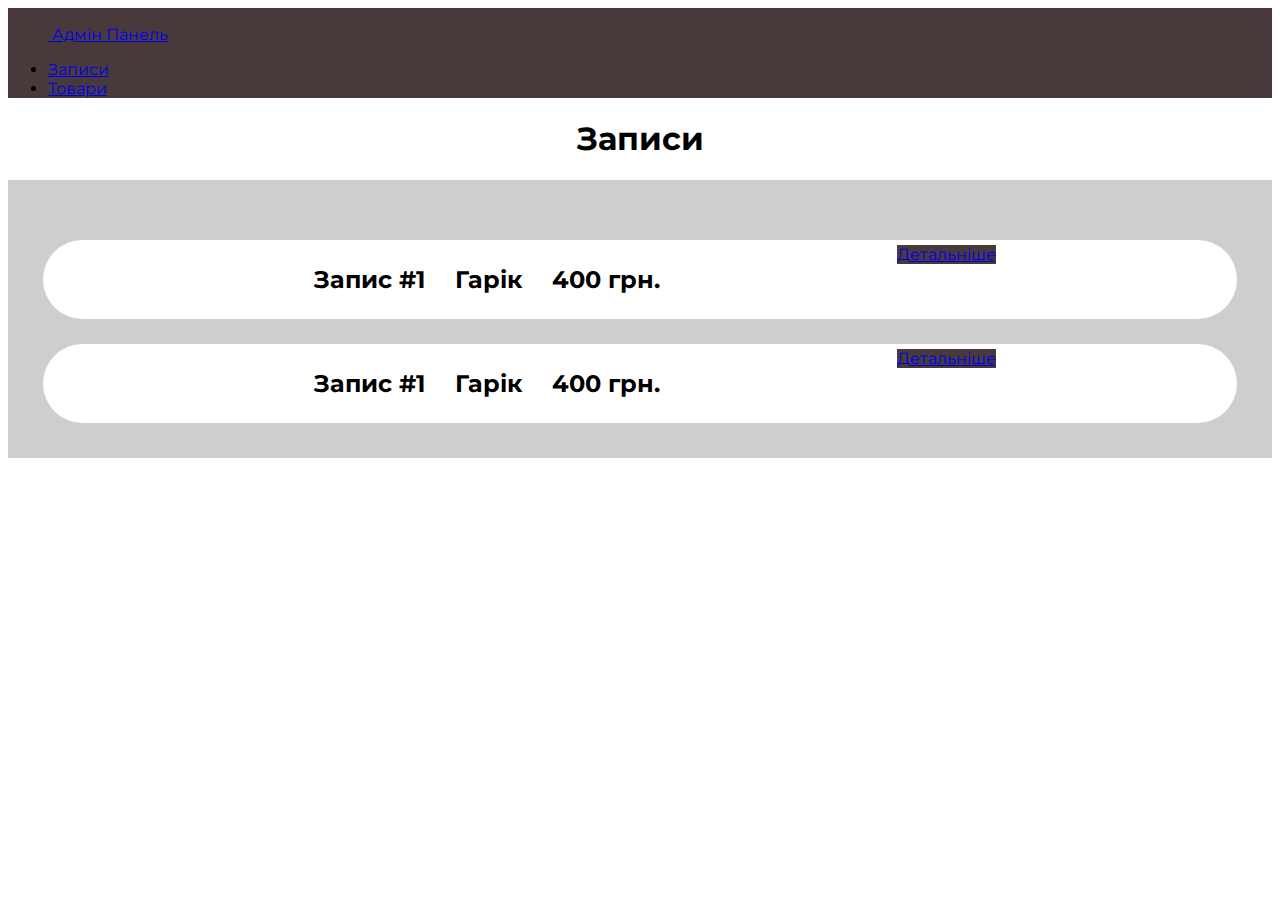
<file: yee BarberShop/Верстка/Админка/notes.html>
<!doctype html>
<html lang="en">
  <head>
    <!-- Required meta tags -->
    <meta charset="utf-8">
    <meta name="viewport" content="width=device-width, initial-scale=1">

    <!-- Bootstrap CSS -->
    <link href="https://cdn.jsdelivr.net/npm/bootstrap@5.1.3/dist/css/bootstrap.min.css" rel="stylesheet" integrity="sha384-1BmE4kWBq78iYhFldvKuhfTAU6auU8tT94WrHftjDbrCEXSU1oBoqyl2QvZ6jIW3" crossorigin="anonymous">
    <link rel="stylesheet" href="styles.css">
    <link rel="preconnect" href="https://fonts.googleapis.com">
    <link rel="preconnect" href="https://fonts.gstatic.com" crossorigin>
    <link href="https://fonts.googleapis.com/css2?family=Montserrat:wght@300;500;600&display=swap" rel="stylesheet">
  </head>
  <body>
    <header class="d-flex flex-wrap justify-content-center py-3 mb-4 border-bottom" style="background-color: #483A3A;">
        <a href="/" class="d-flex align-items-center mb-3 mb-md-0 me-md-auto text-dark text-decoration-none">
          <svg class="bi me-2" width="40" height="32"><use xlink:href="#bootstrap"></use></svg>
          <span class="fs-4 text-white">Адмін Панель</span>
        </a>
  
        <ul class="nav nav-pills">
          <li class="nav-item"><a href="#" class="nav-link text-white">Записи</a></li>
          <li class="nav-item"><a href="#" class="nav-link text-white">Товари</a></li>
        </ul>
      </header>
      <div class="container">
        <div class="notes_header">
            <h1>Записи</h1>
        </div>
        <div class="notes">
            <div class="note">
                <div class="note_text">
                    <h2>Запис #1</h2>
                    <h2>Гарік</h2>
                    <h2>400 грн.</h2>
                </div>
                <div class="note_button">
                    <a href="#" class="btn btn-primary" style="background-color: #483A3A; margin-top: 5px;">Детальніше</a>
                </div>

            </div>
            <div class="note">
                <div class="note_text">
                    <h2>Запис #1</h2>
                    <h2>Гарік</h2>
                    <h2>400 грн.</h2>
                </div>
                <div class="note_button">
                    <a href="#" class="btn btn-primary" style="background-color: #483A3A; margin-top: 5px;">Детальніше</a>
                </div>

            </div>
        </div>
      </div>
    <!-- Optional JavaScript; choose one of the two! -->

    <!-- Option 1: Bootstrap Bundle with Popper -->
    <script src="https://cdn.jsdelivr.net/npm/bootstrap@5.1.3/dist/js/bootstrap.bundle.min.js" integrity="sha384-ka7Sk0Gln4gmtz2MlQnikT1wXgYsOg+OMhuP+IlRH9sENBO0LRn5q+8nbTov4+1p" crossorigin="anonymous"></script>

    <!-- Option 2: Separate Popper and Bootstrap JS -->
    <!--
    <script src="https://cdn.jsdelivr.net/npm/@popperjs/core@2.10.2/dist/umd/popper.min.js" integrity="sha384-7+zCNj/IqJ95wo16oMtfsKbZ9ccEh31eOz1HGyDuCQ6wgnyJNSYdrPa03rtR1zdB" crossorigin="anonymous"></script>
    <script src="https://cdn.jsdelivr.net/npm/bootstrap@5.1.3/dist/js/bootstrap.min.js" integrity="sha384-QJHtvGhmr9XOIpI6YVutG+2QOK9T+ZnN4kzFN1RtK3zEFEIsxhlmWl5/YESvpZ13" crossorigin="anonymous"></script>
    -->
  </body>
</html>
</file>
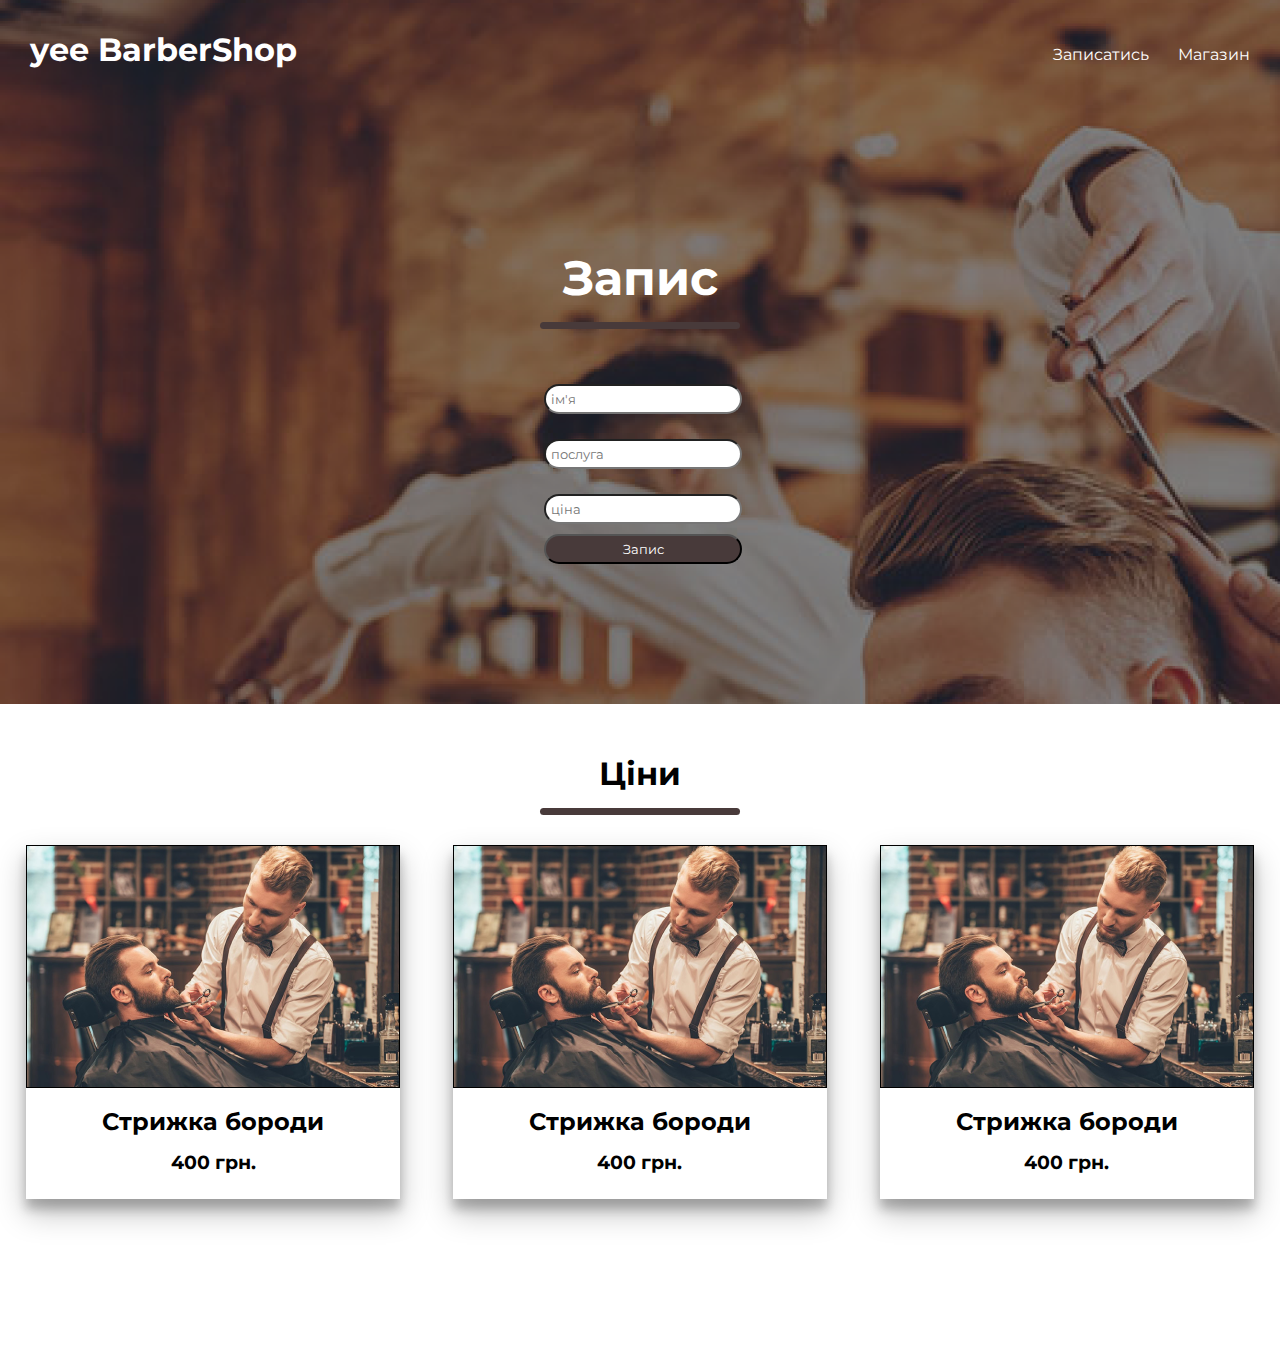
<file: yee BarberShop/Верстка/Сайт/order.html>
<!DOCTYPE html>
<html lang="en">
<head>
    <meta charset="UTF-8">
    <meta http-equiv="X-UA-Compatible" content="IE=edge">
    <meta name="viewport" content="width=device-width, initial-scale=1.0">
    <title>yee BarberShop | Main</title>
    <link rel="stylesheet" href="styles.css">
    <link rel="preconnect" href="https://fonts.googleapis.com">
<link rel="preconnect" href="https://fonts.gstatic.com" crossorigin>
<link href="https://fonts.googleapis.com/css2?family=Montserrat:wght@300;500;600&display=swap" rel="stylesheet">
</head>
<body>
    <div class="main-header-block">
        <header>
            <div class="header-logo"><h1>yee BarberShop</h1></div>
            <nav class="topnav" id="myTopnav">
                <a href="#">Записатись</a>
                <a href="#">Магазин</a>
            </nav>
        </header>
        <div class="order-block-link">
            <h1>Запис</h1>
            <div class="line"></div>
        </div>
        <form action="" class="order_form">
            <input type="number" name="price" id="price" placeholder="ім'я" style="border-radius: 30px; padding: 5px; margin-top: 25px;">
            <input type="number" name="price" id="price" placeholder="послуга" style="border-radius: 30px; padding: 5px; margin-top: 25px;">
            <input type="number" name="price" id="price" placeholder="ціна" style="border-radius: 30px; padding: 5px; margin-top: 25px;">
            <button class="btn btn_success" type="submit" style="background-color: #483A3A; border-radius: 29px; color: #fff; margin-top: 10px; height: 100%;">Запис</button>
          </form>
    </div>
    <div class="prices-block">
        <div class="prices-header-block">
            <h1>Ціни</h1>
            <div class="line"></div>
        </div>
        <div class="prices-cards">
            <div class="pricescard">
                <div class="pricescard-header">
                    <img src="img/good.png" alt="">
                </div>
                <div class="pricescard-text">
                    <h2>Стрижка бороди</h2>
                    <h3>400 грн.</h3>
                </div>
            </div>
            <div class="pricescard">
                <div class="pricescard-header">
                    <img src="img/good.png" alt="">
                </div>
                <div class="pricescard-text">
                    <h2>Стрижка бороди</h2>
                    <h3>400 грн.</h3>
                </div>
            </div>
            <div class="pricescard">
                <div class="pricescard-header">
                    <img src="img/good.png" alt="">
                </div>
                <div class="pricescard-text">
                    <h2>Стрижка бороди</h2>
                    <h3>400 грн.</h3>
                </div>
            </div>
        </div>
    </div>

</body>
</html>
</file>
<file: JustTemplate/style.css>
*{

	margin: 0;
	padding: 0;
}
body{
font-family: 'Open Sans', sans-serif;


}
a{
	text-decoration: none;
}
li{
	list-style: none;
}
header{
	width: 100%;
	display: flex;
	background: #000;
	position:relative;
}
.header__logo{
	text-transform: uppercase;
	font-weight:800; 
	color:#fff;
	font-size: 24px;
	cursor: pointer;
	margin-top: 56px;
	margin-left: 12%;

}
nav{
	margin-top: 56px;
	margin-left: 29%;
}
.topnav a{
	color: white;
	text-align: center;
	padding: 12px 16px;
	font-size: 14px; 
	font-weight: bold;
}
.topnav a:hover{
	border-bottom: 3px solid #fcac45
}
.topnav .icon{
	display: none;
}
main{

display: flex;
flex-direction: column;
width: 100%;

}
main .main_welcome{

background: #000;
text-align: center;
padding: 200px 0 410px 0;

}
main .main_welcome p{

color: #999999;
font-size: 20px;

}
main .main_welcome h1{

color: #999999;
font-size: 44px;

}
.mycompany{
color: #fcac45;
font-weight: bold;

}
.welcome_on{
	font-weight: normal;
}
.wrapper{

width: 76%;
margin: 0 auto;

}
main .main_about{
	display: flex;
	padding: 100px 0 100px 0;
}
.main_welcome2{
	font-weight: bold;
	color: white;
}
.about_right{
margin-left: 175px;



}
.about_right h1{
display: inline-block;
font-weight: normal;
border-bottom: 3px solid #fcac45;
padding-bottom: 20px;

}
.about_right p{
margin: 30px 0 50px 0;
color: #6c6c6c;


}
.about_right li{
background: url(img/mark.png) 0px no-repeat;
padding-left: 25px;
margin-top: 10px;
color: #5a5a5a;
}
.mw-100{

min-width: 100%;

}
.Mission{
font-weight: bold;

}
.about_us{

	font-weight: bold;
}
.main_team{
	background: #000;
	text-align: center;
	padding: 100px 0 165px 0;
	color: #fff;

}
.main_team h1{
font-size: 44px;
padding-bottom: 30px;
}
.line{
	width: 100px;
 height: 3px;
 background: #fcac45;
 margin: 0 auto;
 margin-bottom: 85px;
}
.photo{

background:#d7d7d7;
width: 125px;
height: 125px;
border-radius: 50%;
margin: 20px auto;
}
.team_cards{
	display: flex;
}
.card{
	margin: 0 40px;
}
.name{
	font-size: 20px;
	margin-bottom: 7px;
}
.position{
	font-size: 16px;

	margin-bottom: 35px;
}
.about_position{
	font-size: 14px;


}
.services_cards{
text-align: center;
display: grid;
grid-template-columns: auto auto auto auto;
grid-column-gap: 20px;

}
.main_services h1{
	text-align: center;
	padding: 100px 0 30px 0;
}
.main_services p{
text-align: center;
color: #6c6c6c;
margin-bottom: 100px;
}
.services_card h4{

margin-top: 20px;
margin-bottom: 15px;
font-size: 20px;
}

.main_clients{
	background: #000;
	padding: 100px 0 205px 0;
	color: #fff;
	text-align: center;
}
.main_clients h1{
	margin-bottom: 30px; 
}
.main_clients img{
	margin-top: 10px;
	margin-left: 30px;
}
.main_testimonials{
background: #000;
text-align: center;
color: #fff;
padding-bottom: 170px;

}
.main_testimonials h1{
text-transform: uppercase;
margin-top: 100px;
margin-bottom: 30px;
font-weight: normal;
}
.testimonial{
	font-weight: bold;
}
.main_testimonials .testimonial{
text-transform: uppercase;
margin-bottom: 50px;

}
.ourclients{
	font-weight: bold;
}
.ceo_name{
	color: #787878;

}
.dean_martin{
	color: #b2b2b2;
	font-weight: bold;
}
.main_work{
	text-align: center;
	padding: 100px 0 100px 0;
}
.main_work h1{
	margin-bottom: 30px;

}
.main_work p{
	margin-bottom: 175px;
	color: #6c6c6c;
}
.main_work img:hover{
	opacity:0.9;
}
.content_wrapper{
	width: 753px;
	margin: 0 auto;
	color: #636363;
	text-align: center;

}
.content_wrapper h1{
	font-weight: bold;

}
.red{
	color: red;
}
.form_inputs{
	display: flex;
	margin-top: 100px;
}
input:first-of-type{
	margin-right: 23px;
}
textarea{
	width: 100%;
	height: 163px;
}
input{
	width: 360px;
	height: 40px;
	font-size: 20px;
	margin-bottom: 30px;

}
input, textarea{
	border: 1px solid #999999;
	margin-top: 5px;
}
.button_block{
	display: flex;
	justify-content: flex-end;

}
input[type=submit]{
	width: 165px;
	height: 40px;
	background: #fcac45;
	color: #fff;
	margin-right: 0;
	margin-top: 20px;
	font-family: 'Open Sans', sans-serif;

}
.content_form p {
	text-align: center;
}

.contact_form_text{
	font-style: italic;

}
.contact_form h1{
	color: #000;
	margin-bottom: 30px;
	text-align: center;
}
.contact_form{
	padding: 100px 0 100px 0;
}
form p{
	text-align: left;
}
footer{
	width: 100%;
	height: auto;
	background: #222222;
	padding: 30px 0 30px 0;
}
.social{
	display: flex;
	justify-content: center;
}
.social img{
	margin-left: 12px;
}
.social img:hover{
	opacity: 0.9;
}
@media screen and (max-width: 1105px){
nav{
	margin-left: 10%;
}



}
@media screen and (max-width: 1200px){
nav{
	margin-left: 20%;
}



}


@media screen and (max-width: 1010px){
	.topnav a{
		display: none;

	}
	.topnav a.icon{
float: right;
margin-top: -17px;
display: block;
color: #fff;
font-size: 25px;
	}
	nav{
		width: 100%;
	}
	.topnav.responsive{
		position: relative;
		top: 50px;
		left: -200px;
	}
	header .topnav.responsive{
		height: 340px;
	}
	.topnav.responsive a.icon { 
		position: absolute;
		top: -50px;
		right:  -200px;
	}
	.topnav.responsive a{ 
	float: none;
	display: block;
	text-align: left;
	}

main .main_welcome{

padding: 50px 0 50px 0;

}
main .main_welcome p{

font-size: 14px
}
main .main_welcome h1{

font-size: 25px;

}
.mw-100{

max-width: 100%;

}
.main_about{
	flex-direction: column;
}
.about_right{
	text-align: center;
	margin-left: 0;
}
.about_right li{
	text-align: left;

}
.about_right h1{
	font-size: 20px;
	margin-top: 10px;
}
.team_cards{
	flex-direction: column;
}
.services_cards{

	grid-template-columns: auto;
}
.line1 img:not(:first-child){
	display: none;
}
.line2 img:not(:first-child){
	display: none;
}
.line3 img:not(:first-child){
	display: none;
}
}
</file>
<file: responsive/style.css>
@import url('https://fonts.googleapis.com/css2?family=Poppins:wght@200;300;400;500;600;700;800;900&display=swap');

*{
    font-family: 'Poppins', sans-serif;
    margin: 0;
    padding: 0;
    box-sizing: border-box;
    scroll-behavior: smooth;
    overflow-x: hidden;
}

p{
    font-weight: 300;
    color: #111;
}

body{
    min-height: 1000px;
}

.banner{
    position: relative;
    width: 100%;
    min-height: 100vh;
    display: flex;
    justify-content: center;
    align-items: center;
    background: url(images/bg.jpg);
    background-size: cover;
}

.banner .content{
    max-width: 900px;
    text-align: center;
}

.banner .content h2{
    font-size: 5em;
    color: #fff;
}

.banner .content p{
    font-size: 1em;
    color: #fff;
}

.btn{
    font-size: 1em;
    color: #fff;
    background: #ff0157;
    display: inline-block;
    padding: 10px 30px;
    margin-top: 20px;
    text-transform: uppercase;
    text-decoration: none;
    letter-spacing: 2px;
    transition: 0.5s;
}

.btn:hover{
    letter-spacing: 6px;
}

header{
    position: fixed;
    top: 0;
    left: 0;
    width: 100%;
    padding: 40px 100px;
    z-index: 10000;
    display: flex;
    justify-content: space-between;
    align-items: center;
    transition: 0.5s;
}

header.sticky{
    background: #fff;
    padding: 10px 100px;
    box-shadow: 0 5px 20px rgba(0,0,0,0.05);
}

header .logo{
    color: #fff;
    font-weight: 700;
    font-size: 2em;
    text-decoration: none;
}

header.sticky .logo{
    color: #111;
}

header .logo span{
    color: #ff0157;
}

header .navigation{
    position: relative;
    display: flex;
}

header .navigation li{
    list-style: none;
    margin-left: 30px;
}

header .navigation li a{
    text-decoration: none;
    color: #fff;
    font-weight: 300;
}

header.sticky .navigation li a{
    color: #111;
}

header .navigation li a:hover{
    color: #ff0157;
}

section{
    padding: 100px;
}

.row{
    position: relative;
    width: 100%;
    display: flex;
    justify-content: space-between;
}

.row .col50{
    position: relative;
    width: 48%;
}

.titleText{
    color: #111;
    font-size: 2em;
    font-weight: 300;
}

.titleText span{
    color: #ff0157;
    font-weight: 700;
    font-size: 1.5em;
}

.row .col50 .imgBx{
    position: relative;
    width: 100%;
    min-height: 300px;
}

.row .col50 .imgBx img{
    position: absolute;
    top: 0;
    left: 0;
    width: 100%;
    height: 100%;
    object-fit: cover;
}

.title{
    width: 100%;
    display: flex;
    justify-content: center;
    align-items: center;
    flex-direction: column;
}

.menu .content{
    display: flex;
    justify-content: center;
    flex-direction: row-reverse;
    flex-wrap: wrap;
    margin-top: 40px;
}

.menu .content .box{
    width: 340px;
    margin: 20px;
    border: 15px solid #fff;
    box-shadow: 0 5px 35px rgba(0,0,0,0.08);
}

.menu .content .box .imgBx{
    position: relative;
    width: 100%;
    height: 300px;
}

.menu .content .box .imgBx img{
    position: absolute;
    top: 0;
    left: 0;
    width: 100%;
    height: 100%;
    object-fit: cover;
}

.menu .content .box .text{
    padding: 15px 0 5px;
}

.menu .content .box .text h3{
    font-weight: 400;
    color: #111;
}

.expert .content{
    display: flex;
    justify-content: center;
    flex-wrap: wrap;
    flex-direction: row;
    margin-top: 40px;
}

.expert .content .box{
    width: 250px;
    margin: 15px;
}

.expert .content .box .imgBx{
    position: relative;
    width: 100%;
    height: 300px;
}

.expert .content .box .imgBx img{
    position: absolute;
    top: 0;
    left: 0;
    width: 100%;
    height: 100%;
    object-fit: cover;
}

.expert .content .box .text{
    padding: 15px 0 5px;
}

.expert .content .box .text h3{
    font-weight: 400;
    color: #111;
}

.testimonials{
    background: url(images/bg2.jpg);
    background-size: cover;
}

.white .titleText, .white p{
    color: #fff;
}

.testimonials .content{
    display: flex;
    justify-content: center;
    flex-wrap: wrap;
    flex-direction: row;
    margin-top: 40px;
}

.testimonials .content .box{
    width: 340px;
    margin: 20px;
    padding: 40px;
    background: #fff;
    display: flex;
    justify-content: center;
    align-items: center;
    flex-direction: column;
}

.testimonials .content .box .imgBx{
    position: relative;
    width: 80px;
    height: 80px;
    margin-bottom: 20px;
    border-radius: 50%;
    overflow: hidden;
}

.testimonials .content .box .imgBx img{
    position: absolute;
    top: 0;
    left: 0;
    width: 100%;
    height: 100%;
    object-fit: cover;
}

.testimonials .content .box .text{
    text-align: center;
}

.testimonials .content .box .text p{
    color: #666;
    font-style: italic;
}

.testimonials .content .box .text h3{
    margin-top: 20px;
    color: #111;
    font-size: 1em;
    color: #ff0157;
    font-weight: 600;
}

.contact{
    background: url(images/bg3.jpg);
    background-size: cover;
}

.contactForm{
    padding: 75px 50px;
    background: #fff;
    box-shadow: 0 15px 50px rgba(0,0,0,0.1);
    max-width: 500px;
    margin-top: 50px;
}

.contactForm h3{
    color: #111;
    font-size: 1.2em;
    margin-bottom: 20px;
    font-weight: 500;
}

.contactForm .inputBox{
    position: relative;
    width: 100%;
    margin-bottom: 20px;
}

.contactForm .inputBox input, .contactForm .inputBox textarea{
    width: 100%;
    border: 1px solid #555;
    padding: 10px;
    color: #111;
    outline: none;
    font-size: 16px;
    font-weight: 300;
    resize: none;
}

.contactForm .inputBox input[type="submit"]{
    font-size: 1em;
    color: #fff;
    background: #ff0157;
    display: inline-block;
    text-transform: uppercase;
    text-decoration: none;
    letter-spacing: 2px;
    transition: 0.5s;
    max-width: 100px;
    font-weight: 500;
    border: none;
    cursor: pointer;
}

.copyrightText{
    padding: 8px 40px;
    border-top: 1px solid rgba(0,0,0,0.1);
    text-align: center;
}

.copyrightText p{
    color: #333;
}

.copyrightText a{
    color: #ff0157;
    font-weight: 500;
    text-decoration: none;
}

@media(max-width: 991px){
    header, header.sticky {
        padding: 10px 20px;
    }

    header .navigation{
        display: none;
    }

    header .navigation.active{
        width: 100%;
        height: calc(100% - 68px);
        position: fixed;
        top: 68px;
        left: 0;
        display: flex;
        justify-content: center;
        align-items: center;
        flex-direction: column;
        background: #fff;
    }

    header .navigation li{
        margin-left: 0;
    }

    header .navigation li a{
        color: #111;
        font-size: 1.6em;
    }

    .menuToggle{
        position: relative;
        width: 40px;
        height: 40px;
        background: url(images/menu.png);
        background-size: 30px;
        background-repeat: no-repeat;
        background-position: center;
        cursor: pointer;
    }

    .menuToggle.active{
        background: url(images/close.png);
        background-size: 30px;
        background-repeat: no-repeat;
        background-position: center;
    }

    header.sticky .menuToggle{
        filter: invert(1);
    }

    section{
        padding: 20px;
    }

    .banner .content h2{
        font-size: 3em;
    }
    
    .row{
        flex-direction: column;
    }

    .row .col50{
        position: relative;
        width: 100%;
    }

    .row .col50 .imgBx{
        height: 300px;
        margin-top: 20px;
    }

    .menu .content{
        margin-top: 20px;
    }

    .menu .content .box{
        margin: 10px;
    }

    .menu .content .box .imgBx{
        height: 260px;
    }

    .title{
        text-align: center;
    }

    .titleText{
        font-size: 1.8em;
        line-height: 1.5em;
        margin-bottom: 15px;
        font-weight: 300;
    }

    .testimonials .content .box{
        margin: 10px;
        padding: 20px;
    }

    .contactForm{
        padding: 35px 40px;
        margin-top: 20px;
        margin-bottom: 30px;
    }
}

@media (max-width: 480px){
    .banner .content h2{
        font-size: 2.2em;
        color: #fff;
    }

}
</file>
<file: Макет 7/style.css>
*{
    padding: 0;
    margin: 0;
    font-family: 'Roboto', sans-serif;
}
.nav-wrapper{
    display: flex;
    list-style: none;
    padding: 50px 100px;
    justify-content: space-between;
}
nav a{
    color: #1F1534;
    text-decoration: none;
    margin-left: 40px;
}
.nav-links{
    display: flex;
    margin-top: 10px;
}
.icon{
    display: none;
}
#signbutton{
    padding: 10px 20px;
    border: 3px solid #16133D;
    border-radius: 8px;
}
#loginbutton{
    padding: 10px 20px;
    border: 3px solid #16133D;
    border-radius: 8px;
    background-color: #16133D;
    color: #fff;
}
.responsive-buttons{
    display: none;
}
.main_block{
    display: flex;
    padding: 50px 100px;
    justify-content: space-between;
}
#viewprojects{
    background: #007FFC;
    border-radius: 8px;
    padding: 10px;
    text-decoration: none;
    color: #fff;
}
#learnmore{
    border: 2px solid#007FFC;
    border-radius: 8px;
    padding: 10px;
    color: #007FFC;
    text-decoration: none;
    margin-left: 20px;
}
.main_block p{
    margin-top: 20px;
}
.main_block_left_buttons{
    margin-top: 30px;
}
.main_block h1{
    font-size: 56px;
}
.services_block_header p{
    text-transform: uppercase;
    color: #7690A8;
}
.services_block_header h1{
    margin-top: 15px;
    font-size: 40px;
}
.services_block{
    padding: 50px 100px;
}
.services_block_header h4{
    margin-top: 10px;
}
.services_block_cards{
    display: grid;
    grid-template-columns: auto auto auto;
    margin-top: 60px;
}
.card{
    border: 1px solid #E5EAF4; 
    border-radius: 8px;
    padding: 30px;
    margin-left: 40px;
}
.card h4{
    margin-top: 30px;
    font-size: 16px;
    line-height: 28px;
}
.card h3{
    margin-top: 30px;
    font-size: 24px;
    line-height: 21px;
}
.learnmorelink{
    font-size: 16px !important;
}
.features_block_header p{
    text-transform: uppercase;
    color: #7690A8;
}
.features_block_header h1{
    margin-top: 15px;
    font-size: 40px;
}
.features_block{
    padding: 50px 100px;
}
.features_block_header h4{
    margin-top: 10px;
}
#fcard1{
    background-image: url(img/fcard1.png);
    margin-left: 50px;
}
#fcard2{
    background-image: url(img/fcard2.png);
}
.features_cards{
    display: grid;
    margin-top: 85px;
    grid-template-columns: auto auto;
}
.features_cards h1{
    color: #fff;
    margin-top: 375px;
    padding-bottom: 15px;
}
.feature_card{
    border-radius: 8px;
    text-align: center;
}
.plans_block_header p{
    text-transform: uppercase;
    color: #7690A8;
}
.plans_block_header h1{
    margin-top: 15px;
    font-size: 40px;
}
.plans_block{
    padding: 50px 100px;
}
.plans_block_header h4{
    margin-top: 10px;
}
.plan_card{
    background: #FFFFFF;
    box-shadow: 0px 10px 35px rgba(0, 0, 0, 0.03);
    border-radius: 8px;
    text-align: center;
    margin-left: 30px;
    padding: 50px;
    padding-top: 0;
}
.plan_card h1{
    margin-top: 30px;
}
.plan_card h2{
    margin-top: 50px;
}
.plans_cards{
    display: grid;
    grid-template-columns: auto auto auto;
    margin-top: 80px;
}
.plan_card p{
    color: #7690A8;
}
.plan_card a{
    margin-top: 20px;
}
.get_started_block{
    padding: 50px 100px;
}
.gscard h1{
    font-size: 40px;
    color: white;
}
.gscard{
    background-image: url(img/ads.png);
    text-align: center;
    border-radius: 16px;
    padding: 50px;
    background-repeat: no-repeat;
    background-size: 100% auto;
    background-position: center;
}
.gscard p{
    color: rgba(255, 255, 255, 0.6);
    margin-top: 20px;
    padding-bottom: 60px;
}
footer{
    background: #16133D;
    padding: 50px 100px;

}
.footer-links-all{
    display: grid;
    grid-template-columns: auto auto auto auto;
}
.footer-links p{
    font-size: 16px;
    line-height: 28px;
    color: #EFEEF3;
}
.footer-soc{
    margin-top: 60px;
}
.footer-links p{
    margin-top: 30px;
}
footer li{
    color: #fff;
    list-style: none;
    margin-top: 20px;
}
.footer-links h3{
    color: #fff;
}
.footer-links h2{
    color: #fff;
}
.footer-links{
    margin-left: 50px;
}
.flogo{
    margin-top: 30px;
}
.copyright{
    text-align: center;
    color: #fff;
    margin-top: 150px;
}
@media(max-width:1100px){
    .nav-links a{
        display: none;
    }
    .nav-links a.icon{
        display: block;
        font-size: 20px;
    }
    .nav-links.responsive{
        position: relative;
        top: 50px;
        left: -200px;
    }
    nav{
        width: 100%;
    }
    header .nav-links.responsive{
        height: 340px;
        display: grid;
    }
    .nav-links.responsive a.icon{
        position: absolute;
        top: -50px;
        right: -200px;
    }
    .nav-links.responsive a{
        float: none;
        display: block;
        text-align: left;
    }
    .nav-wrapper{
        padding: 50px;
    }
    .nav-buttons{
        display: none;
    }
    .responsive-buttons{
        display: block;
    }
    .responsive-buttons a{
        margin-top: 20px;
    }
    .main_block{
        padding: 0;
        display: block;
        text-align: center;
    }
    .main_block_right{
        margin-top: 50px;
    }
    .services_block_cards{
        grid-template-columns: none;
    }
    .card{
        margin-left: 0;
    }
    #fcard1{
        margin-left: 0;
        margin-top: 30px;
    }
    .features_cards{
        grid-template-columns: none;
    }
    .plans_cards{
        grid-template-columns: none;
    }
    .plan_card{
        margin-left: 0;
    }
    .get_started_block{
        padding: 0;
    }
    .gscard{
        background-size: auto;
    }
    .footer-links-all{
        grid-template-columns: none;
    }
    .footer-links{
        margin-left: 0;
        text-align: center;
        margin-top: 50px;
    }
    footer{
        margin-top: 100px;
    }
}
</file>
<file: yee BarberShop/Верстка/Сайт/styles.css>
*{
    font-family: 'Montserrat', sans-serif;
    margin: 0;
    padding: 0;
}

.main-header-block{
    background-image: url(img/main-bg.png);
}

.main-header-block h1{
    color: #fff;
    padding-bottom: 100px;
}

.main-header-block a{
    text-decoration: none;
    color: #fff;
    margin-left: 25px;
}

header{
    display: flex;
    justify-content: space-between;
    padding: 30px;
}

.topnav{
    margin-top: 15px;
}

.main-block-link{
    text-align: center;
    padding: 250px;
}

.main-block-link h1{
    font-size: 48px;
}

.main-block-link a{
    margin: 0;
    background-color: #483A3A; 
    border-radius: 29px; 
    color: #fff; 
    padding: 10px 50px;
}

.about-us-header{
    text-align: center;
    margin-top: 70px;
}

.line{
    width: 200px;
    height: 7px;
    background: #483A3A;
    margin: 0 auto;
    margin-bottom: 30px;
    border-radius: 30px;
    margin-top: 15px;
}

.about-us{
    padding-bottom: 250px;
}

.about-us-firstblock{
    display: flex;
    justify-content: space-evenly;
}

.about-us-firstblock li{
    margin-top: 20px;
}

.about-us-firstblock-text{
    margin-top: 50px;
}

.about-us-secondblock{
    display: flex;
    justify-content: space-evenly;
    padding-top: 100px;
}

.about-us-secondblock-text{
    margin-top: 50px;
}

.about-us-secondblock li{
    margin-top: 20px;
}

.start-now{
    background-image: url(img/main-bg2.png);
}

.start-now-block-link{
    text-align: center;
    padding: 250px;
}

.start-now-block-link h1{
    font-size: 48px;
    color: #fff;
    padding-bottom: 100px;
}

.start-now-block-link a{
    margin: 0;
    background-color: #483A3A; 
    border-radius: 29px; 
    color: #fff; 
    padding: 10px 50px;
    text-decoration: none;
}

.order-block-link{
    text-align: center;
    padding: 50px 50px 0px 50px;
}

.order-block-link h1{
    font-size: 48px;
    padding: 0;
}

.order-block-link a{
    margin: 0;
    background-color: #483A3A; 
    border-radius: 29px; 
    color: #fff; 
    padding: 10px 50px;
}

.order_form{
    display: grid;
    width: 15%;
    margin: 0 auto;
    padding-bottom: 150px;
}

.prices-header-block{
    text-align: center;
    margin-top: 50px;
}

.prices-cards{
    display: grid;
    grid-template-columns: auto auto auto;
}

.pricescard{
    text-align: center;
    background-color: #fff;
    box-shadow: 0 14px 28px rgba(0,0,0,0.25), 0 10px 10px rgba(0,0,0,0.22);
    margin: 0 auto;
}

.pricescard-text h2{
    margin-top: 15px;
}

.pricescard-text h3{
    margin-top: 15px;
    padding-bottom: 25px;
}

.prices-block{
    padding-bottom: 150px;
}
</file>
<file: yee BarberShop/Верстка/Админка/styles.css>
*{
    font-family: 'Montserrat', sans-serif;
}

.card-title{
    font-size: 36px;
}

.card-text{
    font-size: 24px;
}

.card{
    text-align: center;
    margin: auto;
}

.edit_good_header{
    text-align: center;
}

.edit_good_card_form{
    text-align: center;
}

.edit_good_form{
    display: grid;
    width: 25%;
    margin: 0 auto;
}

.notes_header{
    text-align: center;
}

.notes{
    background-color: #CECECE;
    padding: 35px;
}

.note{
    display: flex;
    background-color: #fff;
    border-radius: 50px;
    justify-content: space-evenly;
    margin-top: 25px;
    padding: 5px;
}

.note h2{
    margin-left: 30px;
}

.note_text{
    display: flex;
}

.edit_note_form{
    display: grid;
    width: 25%;
    margin: 0 auto;
}
</file>
